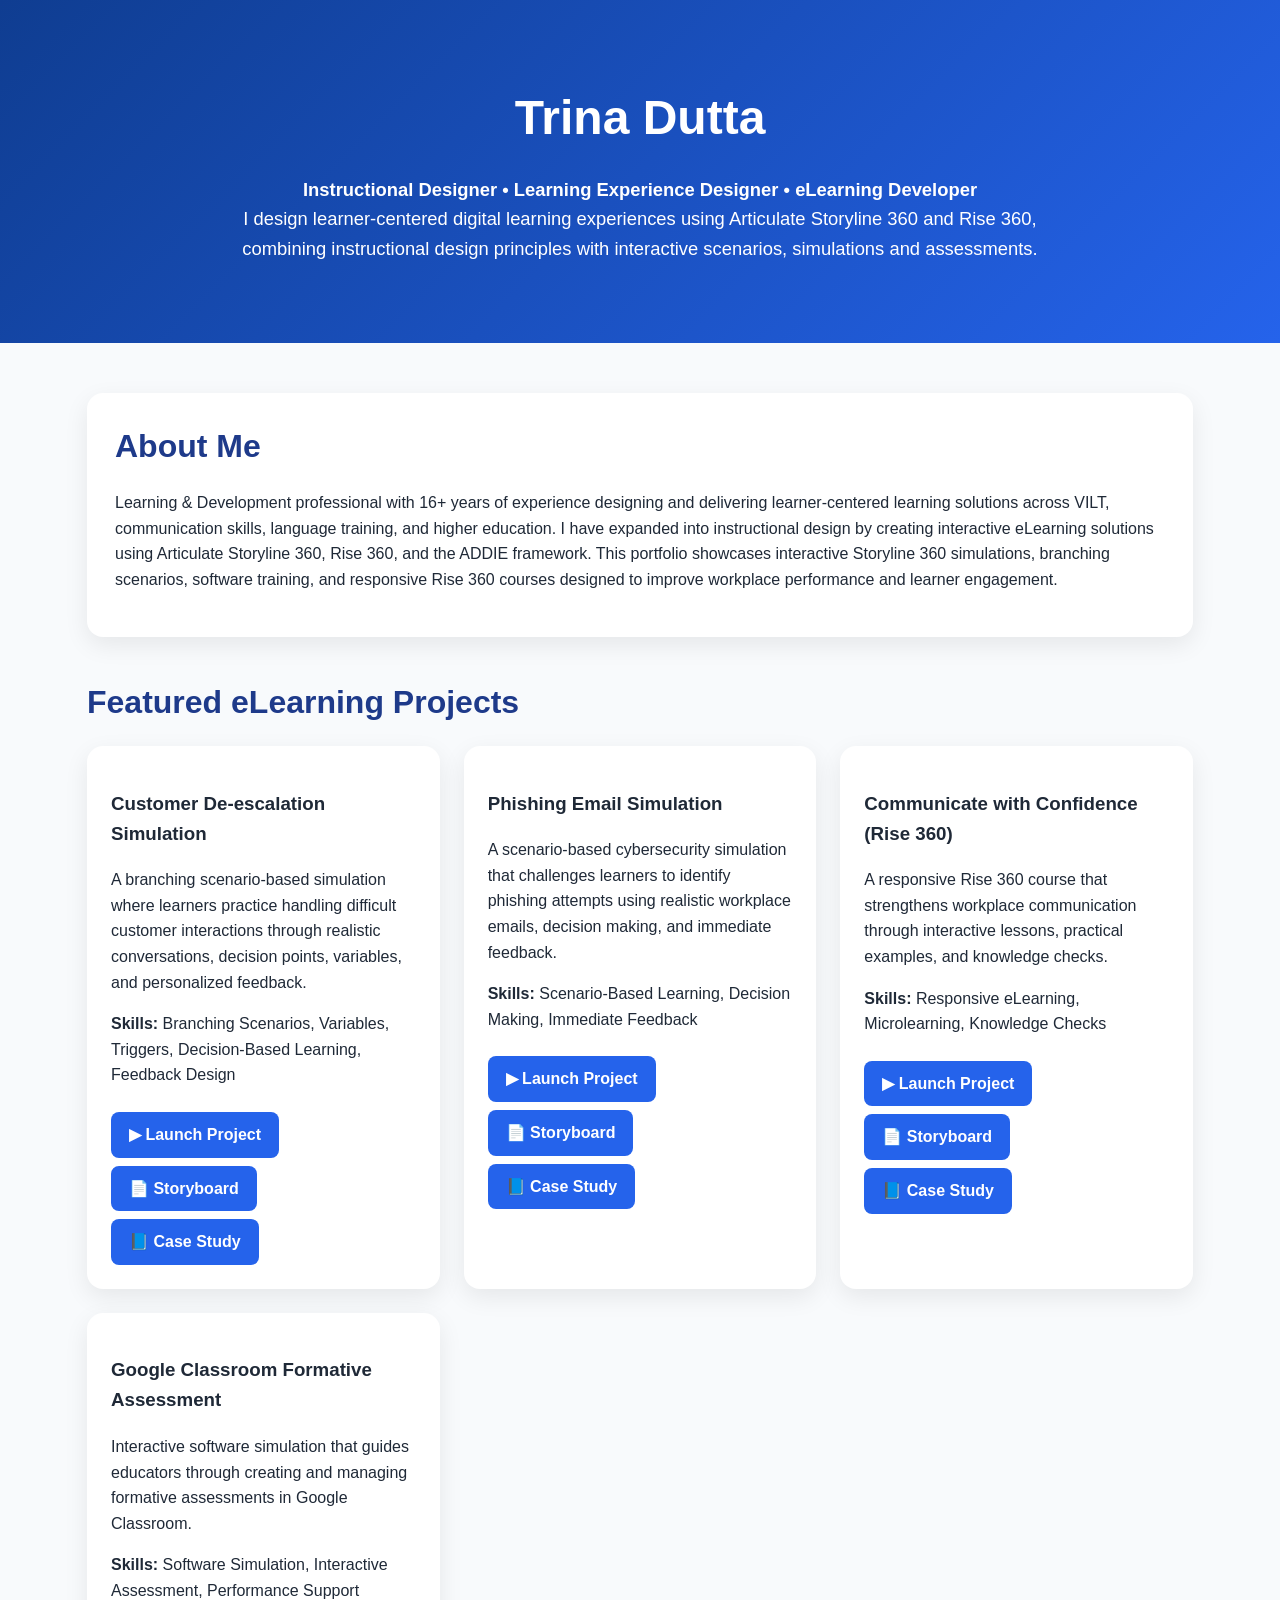
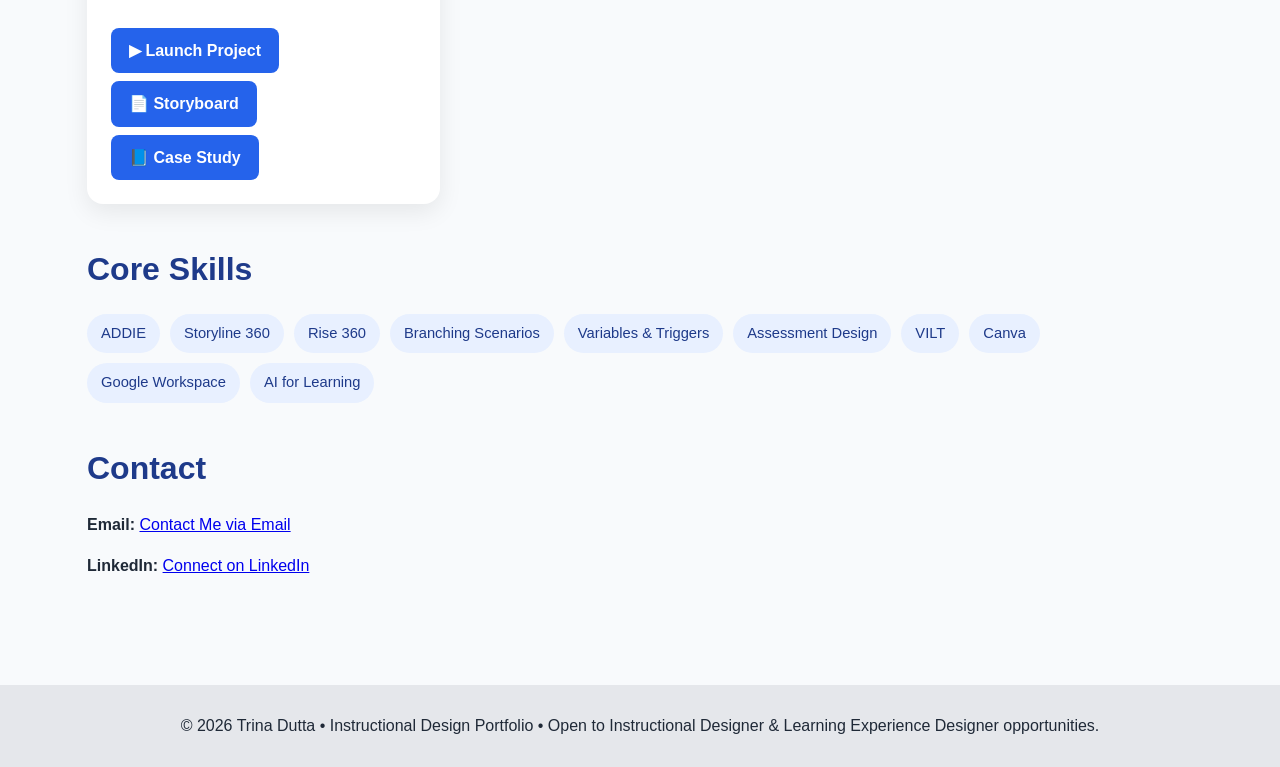
<file: index.html>
<!DOCTYPE html>
<html lang="en"><head><meta charset="UTF-8"><meta name="viewport" content="width=device-width, initial-scale=1.0">
<title>Trina Dutta | Instructional Design Portfolio</title>
<style>
:root{--p:#1e3a8a;--a:#2563eb;--bg:#f8fafc;--t:#1f2937}
*{box-sizing:border-box}body{margin:0;font-family:Segoe UI,Arial,sans-serif;background:var(--bg);color:var(--t);line-height:1.6}
header{background:linear-gradient(135deg,#0f3d91,#2563eb);color:#fff;text-align:center;padding:80px 20px}
header h1{margin:0;font-size:3rem}header p{max-width:850px;margin:18px auto 0;font-size:1.15rem}
.container{max-width:1150px;margin:auto;padding:50px 22px}
h2{color:var(--p);margin:0 0 18px;font-size:2rem}
.about{background:#fff;padding:28px;border-radius:16px;box-shadow:0 8px 24px rgba(0,0,0,.08)}
.grid{display:grid;grid-template-columns:repeat(auto-fit,minmax(320px,1fr));gap:24px}
.project{background:#fff;padding:24px;border-radius:16px;box-shadow:0 8px 24px rgba(0,0,0,.08);transition:.25s}
.project:hover{transform:translateY(-6px)}
.button{display:inline-block;margin:8px 8px 0 0;padding:10px 18px;background:var(--a);color:#fff;text-decoration:none;border-radius:8px;font-weight:600}
.button:hover{background:var(--p)}
.chips{display:flex;flex-wrap:wrap;gap:10px}.chip{background:#e8f0ff;color:var(--p);padding:8px 14px;border-radius:999px;font-size:.92rem}
footer{text-align:center;background:#e5e7eb;padding:28px;margin-top:40px}
@media(max-width:700px){header h1{font-size:2.2rem}}
</style></head><body>
<header><h1>Trina Dutta</h1>
<p><strong>Instructional Designer • Learning Experience Designer • eLearning Developer</strong><br>
I design learner-centered digital learning experiences using Articulate Storyline 360 and Rise 360, combining instructional design principles with interactive scenarios, simulations and assessments.</p></header>

<div class="container">
<section class="about">
<h2>About Me</h2>
<p>Learning &amp; Development professional with 16+ years of experience designing and delivering learner-centered learning solutions across VILT, communication skills, language training, and higher education. I have expanded into instructional design by creating interactive eLearning solutions using Articulate Storyline 360, Rise 360, and the ADDIE framework. This portfolio showcases interactive Storyline 360 simulations, branching scenarios, software training, and responsive Rise 360 courses designed to improve workplace performance and learner engagement.</p>
</section>

<h2 style="margin-top:40px">Featured eLearning Projects</h2>

<div class="grid">

<div class="project">
<h3>Customer De-escalation Simulation</h3>
<p>A branching scenario-based simulation where learners practice handling difficult customer interactions through realistic conversations, decision points, variables, and personalized feedback.</p>
<p><strong>Skills:</strong> Branching Scenarios, Variables, Triggers, Decision-Based Learning, Feedback Design</p>
<a class="button" href="Customer-De-Escalation-Simulation/story.html">▶ Launch Project</a>
<a class="button" href="Customer-De-Escalation-Simulation/KeepYourCool_Storyboard.pdf" target="_blank">📄 Storyboard</a>
<a class="button" href="Customer-De-Escalation-Simulation/KeepYourCool_CaseStudy.pdf" target="_blank">📘 Case Study</a>
</div>

<div class="project">
<h3>Phishing Email Simulation</h3>
<p>A scenario-based cybersecurity simulation that challenges learners to identify phishing attempts using realistic workplace emails, decision making, and immediate feedback.</p>
<p><strong>Skills:</strong> Scenario-Based Learning, Decision Making, Immediate Feedback</p>
<a class="button" href="Phishing-Email-Simulation/story.html">▶ Launch Project</a>
<a class="button" href="Phishing-Email-Simulation/Phishing_Storyboard.pdf" target="_blank">📄 Storyboard</a>
<a class="button" href="Phishing-Email-Simulation/Phishing_CaseStudy.pdf" target="_blank">📘 Case Study</a>
</div>

<div class="project">
<h3>Communicate with Confidence (Rise 360)</h3>
<p>A responsive Rise 360 course that strengthens workplace communication through interactive lessons, practical examples, and knowledge checks.</p>
<p><strong>Skills:</strong> Responsive eLearning, Microlearning, Knowledge Checks</p>
<a class="button" href="Communicate-with-Confidence/content/index.html">▶ Launch Project</a>
<a class="button" href="Communicate-with-Confidence/Storyboard_Communicate_with_Confidence_AsBuilt.pdf" target="_blank">📄 Storyboard</a>
<a class="button" href="Communicate-with-Confidence/Case_Study_Communicate_with_Confidence.pdf" target="_blank">📘 Case Study</a>
</div>

<div class="project">
<h3>Google Classroom Formative Assessment</h3>
<p>Interactive software simulation that guides educators through creating and managing formative assessments in Google Classroom.</p>
<p><strong>Skills:</strong> Software Simulation, Interactive Assessment, Performance Support</p>
<a class="button" href="Google-Classroom-Formative-Assessment/story.html">▶ Launch Project</a>
<a class="button" href="Google-Classroom-Formative-Assessment/GoogleClassroom_Storyboard_Final.pdf" target="_blank">📄 Storyboard</a>
<a class="button" href="Google-Classroom-Formative-Assessment/GoogleClassroom_CaseStudy.pdf" target="_blank">📘 Case Study</a>
</div>

</div>

<h2 style="margin-top:40px">Core Skills</h2>
<div class="chips">
<span class="chip">ADDIE</span><span class="chip">Storyline 360</span><span class="chip">Rise 360</span><span class="chip">Branching Scenarios</span><span class="chip">Variables & Triggers</span><span class="chip">Assessment Design</span><span class="chip">VILT</span><span class="chip">Canva</span><span class="chip">Google Workspace</span><span class="chip">AI for Learning</span>
</div>

<h2 style="margin-top:40px">Contact</h2>
<p><strong>Email:</strong> <a href="mailto:trinadutta.id@gmail.com">Contact Me via Email</a></p>
<p><strong>LinkedIn:</strong> <a href="https://www.linkedin.com/in/trina-dutta-7929a540b/" target="_blank">Connect on LinkedIn</a></p>

</div>
<footer>© 2026 Trina Dutta • Instructional Design Portfolio • Open to Instructional Designer & Learning Experience Designer opportunities.</footer>
</body></html>
</file>
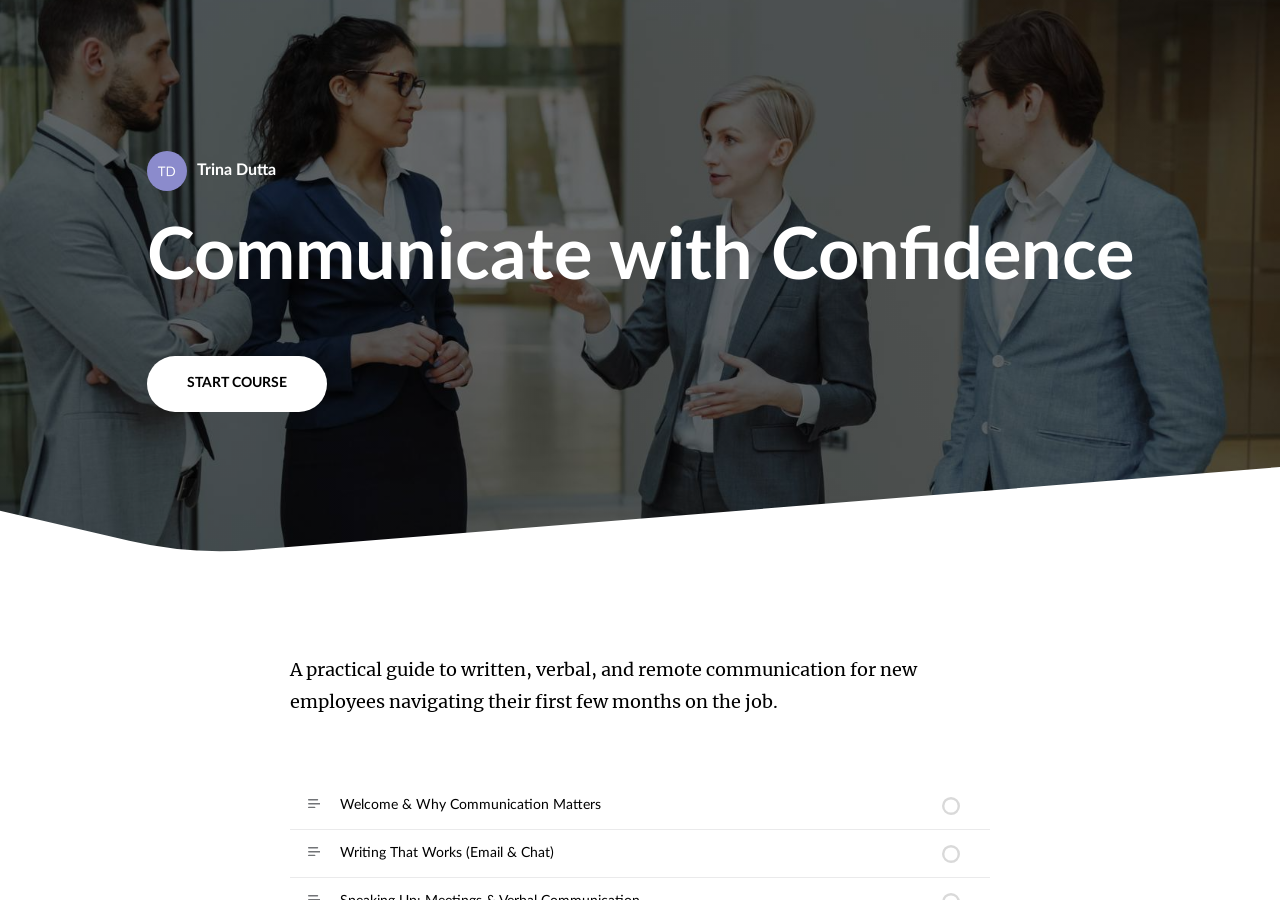
<file: content/index.html>
<!doctype html>
<!-- 
course package version: isZF1AQx
rise_frontend sha: 2c3512018a8b087168456cadb583e77d423131d5
learn_distribution_frontend sha: b39f14ee48d5047c214349718046e10a677ec56f
mondrian sha: 1f6cf90686c905c37b3fb9a5473f358d20cf50a0
sandbox sha: 42753f3391b109fa3788c525c22880445ab48325
 -->
<html lang="en">
  <head>
    <meta charset="utf-8">
    <meta name="viewport" content="width=device-width,initial-scale=1">
    <title>Communicate with Confidence</title>
    
    <script type="application/json" id="__CONFIG__">
      {"remoteManifest":{"learn_distribution_frontend":{".js":["learn_dist/entry.js"]},"mondrian":{".js":["mondrian/entry.js"]}},"assetTargetPrefixes":{"media":"assets","font":"lib/fonts"}}
    </script>
    
    <script src="lib/dist/c45a9871.js"></script>
  </head>
  <body>
    <div id="app"></div>
    
      <script src="lib/rise/95da918f.js"></script>
    
  </body>
</html>
</file>
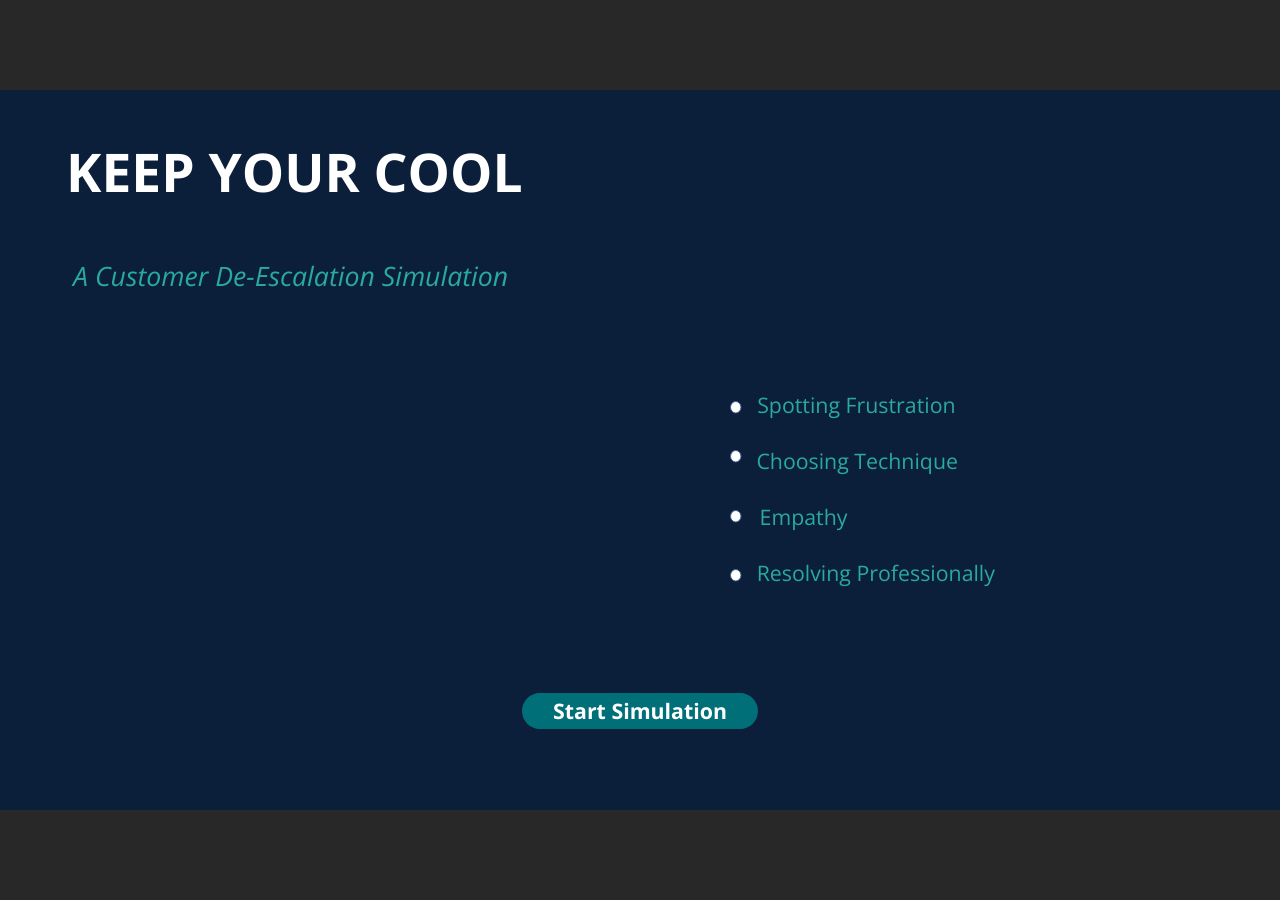
<file: Customer-De-Escalation-Simulation/story.html>
﻿<!doctype html>
<html lang="en-US">
<head>
  <meta charset="utf-8">
  <!-- Created using Storyline 360 x64 - http://www.articulate.com  -->
  <!-- version: 3.120.37241.0 -->
  <title>Customer De-escalation</title>
  <meta http-equiv="x-ua-compatible" content="IE=edge"/>
  <meta name="viewport" content="width=device-width,initial-scale=1,user-scalable=no,shrink-to-fit=no,minimal-ui"/>
  <meta name="apple-mobile-web-app-capable" content="yes"/>
  <style>
    html, body { height: 100%; padding: 0; margin: 0 }
    #app { height: 100%; width: 100%; }
  </style>

  <script>
    window.DS = {};
    window.globals = {
      DATA_PATH_BASE: '',
      HAS_FRAME: true,
      HAS_SLIDE: true,

      lmsPresent: false,
      tinCanPresent: false,
      cmi5Present: false,
      aoSupport: false,
      scale: 'Scaled',
      captureRc: false,
      browserSize: 'optimal',
      bgColor: '#282828',
      features: 'DropInBase,JsInteractions,LoadPromiseUpgrade,Localization,MediaPromiseUpgrade,PlayerMemoryEnhancements,SlideLevelScale',
      themeName: 'unified',
      preloaderColor: '#FFFFFF',
      suppressAnalytics: false,
      productChannel: 'stable',
      publishSource: 'storyline',
      aid: 'aid|2203ddab-73cc-5fae-afc2-ba9cf112f954',
      cid: '27b77ef7-43fd-40f5-89c6-8cf8a50a99ae',
      playerVersion: '3.120.37241.0',
      publishTimestamp: '2026-07-09T03:18:39.6098932Z',
      maxIosVideoElements: 10,
      connectionSettings: { message: 'You%20are%20offline.%20Trying%20to%20reconnect...', useDarkTheme: false, mode: 'disabled' },
      hasFeature: function(feature) {
        return this.features.split(',').includes(feature);
      },
      
      parseParams: function(qs) {
        if (window.globals.parsedParams != null) {
          return window.globals.parsedParams;
        }
        qs = (qs || window.location.search.substr(1)).split('+').join(' ');
        var params = {},
            tokens,
            re = /[?&]?([^=]+)=([^&]*)/g;

        while (tokens = re.exec(qs)) {
          params[decodeURIComponent(tokens[1]).trim()] =
            decodeURIComponent(tokens[2]).trim();
        }
        window.globals.parsedParams = params;
        return params;
      }

    };

    if (window.flagsUnderTest != null) {
      window.globals.features = window.flagsUnderTest.reduce((accum, feature) => {
        if (!accum.includes(feature)) {
          accum.push(feature);
        }
        return accum;
      }, window.globals.features.split(',')).join();
    }
  </script>
  <script>
    var isIe11 = ('ActiveXObject' in window || window.MSBlobBuilder != null)
      && window.msCrypto != null && !window.ActiveXObject;
    if (isIe11) {
      window.globals.unsupportedBrowser = true;
      document.write(atob('[base64]'));
    }
  </script>

  <script>
    if (window.globals.hasFeature('Localization')) {
      
      
    }
  </script>

  
  
  <script>window.THREE = { };</script>
  
</head>
<body style="background: #282828" class="cs-HTML theme-unified">
  <!-- 360 -->
  <script>!function(){var e,i=/iPhone/i,o=/iPod/i,n=/iPad/i,t=/\biOS-universal(?:.+)Mac\b/i,r=/\bAndroid(?:.+)Mobile\b/i,a=/Android/i,d=/(?:SD4930UR|\bSilk(?:.+)Mobile\b)/i,p=/Silk/i,l=/Windows Phone/i,u=/\bWindows(?:.+)ARM\b/i,b=/BlackBerry/i,s=/BB10/i,c=/Opera Mini/i,f=/\b(CriOS|Chrome)(?:.+)Mobile/i,h=/Mobile(?:.+)Firefox\b/i,v=function(e){return void 0!==e&&"MacIntel"===e.platform&&"number"==typeof e.maxTouchPoints&&e.maxTouchPoints>1&&"undefined"==typeof MSStream};e=function(e){var m={userAgent:"",platform:"",maxTouchPoints:0};e||"undefined"==typeof navigator?"string"==typeof e?m.userAgent=e:e&&e.userAgent&&(m={userAgent:e.userAgent,platform:e.platform,maxTouchPoints:e.maxTouchPoints||0}):m={userAgent:navigator.userAgent,platform:navigator.platform,maxTouchPoints:navigator.maxTouchPoints||0};var g=m.userAgent,y=g.split("[FBAN");void 0!==y[1]&&(g=y[0]),void 0!==(y=g.split("Twitter"))[1]&&(g=y[0]);var A=function(e){return function(i){return i.test(e)}}(g),w={apple:{phone:A(i)&&!A(l),ipod:A(o),tablet:!A(i)&&(A(n)||v(m))&&!A(l),universal:A(t),device:(A(i)||A(o)||A(n)||A(t)||v(m))&&!A(l)},amazon:{phone:A(d),tablet:!A(d)&&A(p),device:A(d)||A(p)},android:{phone:!A(l)&&A(d)||!A(l)&&A(r),tablet:!A(l)&&!A(d)&&!A(r)&&(A(p)||A(a)),device:!A(l)&&(A(d)||A(p)||A(r)||A(a))||A(/\bokhttp\b/i)},windows:{phone:A(l),tablet:A(u),device:A(l)||A(u)},other:{blackberry:A(b),blackberry10:A(s),opera:A(c),firefox:A(h),chrome:A(f),device:A(b)||A(s)||A(c)||A(h)||A(f)},any:!1,phone:!1,tablet:!1};return w.any=w.apple.device||w.android.device||w.windows.device||w.other.device,w.phone=w.apple.phone||w.android.phone||w.windows.phone,w.tablet=w.apple.tablet||w.android.tablet||w.windows.tablet,w}(),"object"==typeof exports&&"undefined"!=typeof module?module.exports=e:"function"==typeof define&&define.amd?define((function(){return e})):this.isMobile=e}();
    window.isMobile.apple.tablet = window.isMobile.apple.tablet ||
      (navigator.platform === 'MacIntel' && navigator.maxTouchPoints > 1);
    window.isMobile.apple.device = window.isMobile.apple.device || window.isMobile.apple.tablet;
    window.isMobile.tablet = window.isMobile.tablet || window.isMobile.apple.tablet;
    window.isMobile.any = window.isMobile.any || window.isMobile.apple.tablet;
  </script>

  <div id="focus-sink" tabindex="-1"></div>

  <div id="preso"></div>
  <script>
    (function() {

      var classTypes = [ 'desktop', 'mobile', 'phone', 'tablet' ];

      var addDeviceClasses = function(prefix, testObj) {
        var curr, i;
        for (i = 0; i < classTypes.length; i++) {
          curr = classTypes[i];
          if (testObj[curr]) {
            document.body.classList.add(prefix + curr);
          }
        }
      };

      var params = window.globals.parseParams(),
          isDevicePreview = params.devicepreview === '1',
          isPhoneOverride = params.deviceType === 'phone' || (isDevicePreview && params.phone == '1'),
          isTabletOverride = (params.deviceType === 'tablet' || isDevicePreview) && !isPhoneOverride,
          isMobileOverride = isPhoneOverride || isTabletOverride;

      var deviceView = {
        desktop: !window.isMobile.any && !isMobileOverride,
        mobile: window.isMobile.any || isMobileOverride,
        phone: isPhoneOverride || (window.isMobile.phone && !isTabletOverride),
        tablet: isTabletOverride || window.isMobile.tablet
      };

      window.globals.deviceView = deviceView;
      window.isMobile.desktop = !window.isMobile.any;
      window.isMobile.mobile = window.isMobile.any;

      addDeviceClasses('view-', deviceView);

    })();
  </script>
  
  <script src='story_content/triggers.js' type=text/javascript></script>
<script src='story_content/user.js' type=text/javascript></script>
  <div class="slide-loader"></div>

  <script>
    var doc = document, loader = doc.body.querySelector('.slide-loader'); [ 1, 2, 3 ].forEach(function(n) { var d = doc.createElement('div'); d.style.backgroundColor = window.globals.preloaderColor; d.classList.add('mobile-loader-dot'); d.classList.add('dot' + n); loader.appendChild(d); });
  </script>

  <div class="mobile-load-title-overlay" style="display: none">
    <div class="mobile-load-title">Customer De-escalation</div>
  </div>

  <div class="mobile-chrome-warning"></div>

  
<style>
  .warn-connection-dialog {
    display: none;
    background: transparent;
    pointer-events: all;
    position: fixed;
    left: 0;
    top: 0;
    width: 100%;
    height: 100%;
    z-index: 999;
  }

  .warn-connection-content {
    pointer-events: all;
    border-radius: 4px;
    background: white;
    border: 1px solid #E7E7E7;
    color: #333333;
    box-shadow: 0 2px 4px rgba(0, 0, 0, 0.25);
    transition: all 150ms ease-out;
    position: absolute;
    white-space: nowrap;
  }

  .view-phone.is-landscape .warn-connection-content {
    left: 23px;
    bottom: 23px;
  }

  .view-tablet.is-landscape .warn-connection-content {
    left: 50%;
    top: 20px;
    transform: translateX(-50%);
  }

  .view-mobile.is-portrait .warn-connection-content {
    transform: translate(-50%, calc(-100% - 15px));
  }

  .warn-connection-content p {
    display: inline-block;
    margin: 0 8px 0 0;
    line-height: 33px;
    font-size: 11px;
  }

  .warn-connection-content svg {
    position: relative;
    vertical-align: middle;
    margin: 0 2px 2px 8px;
  }

  .view-desktop .warn-connection-content {
    left: 1.5em;
    bottom: 1.5em;
  }

  .view-desktop .warn-connection-content p {
    font-size: 1.1em;
  }

  .is-offline .warn-connection-dialog {
    display: block;
  }

  .is-offline .cs-panel * {
    pointer-events: none !important;
  }

  .is-offline .cs-panel {
    pointer-events: all !important;
  }

  .is-offline #nav-controls * {
    pointer-events: none !important;
  }

  .is-offline #nav-controls {
    pointer-events: all !important;
  }
</style>

<div class="warn-connection-dialog" role="alertdialog" aria-modal="true" tabindex="0" aria-labelledby="warn-connection-message">
  <div class="warn-connection-content">
    <svg width="17" height="15" viewBox="0 0 17 15" xmlns="http://www.w3.org/2000/svg">
      <path fill="#8F0000" stroke="white" d="M16.07,12.98 L15.88,12.23 L9.51,1.21 C8.97,0.26,7.6,0.26,7.06,1.21 L0.69,12.23 C0.15,13.16,0.81,14.36,1.91,14.36 H14.65 C15.47,14.36,16.05,13.7,16.07,12.98 Z"/>
      <path fill="white" stroke="white" d="M8.58,5.5 C8.35,5.28,8.5,5.35,8.21,5.32 C8.09,5.35,7.97,5.49,7.96,5.67 C7.97,5.79,7.98,5.92,7.98,6.04 L7.98,6.04 C7.99,6.17,8,6.31,8.01,6.43 L8.01,6.44 C8.03,6.92,8.06,7.41,8.09,7.9 L8.09,7.9 C8.12,8.39,8.14,8.88,8.17,9.37 C8.17,9.39,8.18,9.42,8.2,9.44 C8.23,9.46,8.25,9.47,8.28,9.47 C8.31,9.47,8.34,9.46,8.35,9.44 C8.37,9.43,8.38,9.4,8.39,9.35 L8.39,9.34 C8.39,9.24,8.4,9.15,8.4,9.05 L8.4,9.05 C8.41,8.96,8.41,8.86,8.42,8.75 C8.43,8.44,8.45,8.12,8.47,7.81 L8.47,7.81 C8.49,7.49,8.51,7.18,8.53,6.87 C8.55,6.46,8.56,6.05,8.59,5.64 L8.6,5.62 C8.6,5.57,8.59,5.53,8.58,5.5 L8.21,5.32 Z"/>
      <circle fill="white" stroke="white" cx="8.3" cy="11.35" r="0.3"/>
    </svg>
    <p id="warn-connection-message">You are offline. Trying to reconnect...</p>
  </div>
</div>

<script>
  (function() {
    window.DS.connection = {
      warningShown: false,
      assets: {},
      loadingAssetGroup: false,
      retryDelay: 500
    };

    var connectionSettings = window.globals.connectionSettings || {};

    var useConnectionMessages = window.AbortController != null &&
      window.location.protocol != 'file:' &&
      connectionSettings.mode === 'normal';

    window.DS.connection.useConnectionMessages = useConnectionMessages;

    var assetCount = 0;
    var checkLoadedId;


    if (useConnectionMessages && connectionSettings != null) {
      var contentEl = document.querySelector('.warn-connection-content');
      var messageEl = contentEl.querySelector('p');

      if (connectionSettings.useDarkTheme) {
        contentEl.style.borderColor = '#BABBBA';
        contentEl.style.backgroundColor = '#282828';
        contentEl.style.color = '#FFFFFF';
      }

      if (connectionSettings.message != null) {
        messageEl.textContent = window.decodeURIComponent(connectionSettings.message);
      }
    }

    function checkAssetsReady() {
      for (var i in DS.connection.assets) {
        if (!DS.connection.assets[i].success) {
          return false;
        }
      }
      return true;
    }

    function stopAssetGroup() {
      if (!useConnectionMessages) { return; }

      assetCount = 0;

      DS.connection.oldAssetGroup = DS.connection.assets;
      DS.connection.assets = {};
      DS.connection.loadingAssetGroup = false;
      clearInterval(checkLoadedId);
    }

    function startAssetGroup() {
      if (!useConnectionMessages) { return; }
      var ticks = 0;
      clearInterval(checkLoadedId);
      checkLoadedId = setInterval(function() {
        var loaded = 0;
        if (assetCount === 0 && loaded === 0) {
          clearInterval(checkLoadedId);
          return;
        }

        for (var i in DS.connection.assets) {
          if (DS.connection.assets[i].success) {
            loaded++;
          }
        }

        if (assetCount === loaded && checkAssetsReady()) {
          for (var i in DS.connection.assets) {
            if (DS.connection.assets[i].action) {
              DS.connection.assets[i].action();
            }
          }
          hideWarning();
          stopAssetGroup();
        }
      }, 100)
    }

    function requiredAsset(url, action, retry, type) {
      if (!useConnectionMessages) { return; }
      if (DS.connection.assets[url]) { return; }

      DS.connection.assets[url] = {
        success: false, action: action, retry: retry, type: type
      };
      assetCount = Object.keys(DS.connection.assets).length;
      if (!DS.connection.loadingAssetGroup) {
        startAssetGroup();
      }
      DS.connection.loadingAssetGroup = true;
    }

    function assetLoaded(url) {
      if (!useConnectionMessages) { return; }
      if (DS.connection.assets[url]) {
        DS.connection.assets[url].success = true;
      }
    }

    function assetFailed(url) {
      if (!useConnectionMessages) { return; }
      if (!DS.connection.assets[url]) {
        if (/\.js$/.test(url) && url.indexOf('transcripts') === -1) {
          setTimeout(function() {
            if (DS.connection.lastSlideLoaded != null) {
              DS.connection.lastSlideLoaded();
            }
          }, DS.connection.retryDelay);
        }
        return;
      }
      if (!DS.connection.warningShown) { showWarning(); }
      if (DS.connection.assets[url].retry) {
        setTimeout(function() {
          if (!DS.connection.assets[url].success) {
            DS.connection.assets[url].retry()
          }
        }, DS.connection.retryDelay);
      }
    }

    function hideWarning() {
      document.body.classList.remove('is-offline');
      DS.connection.warningShown = false;
      enableKeys();
    }
    DS.connection.hideWarning = hideWarning

    function showWarning(btn) {
      document.body.classList.add('is-offline')
      DS.connection.warningShown = true;
      updateWarningPosition();
      disableKeys();
    }

    function updateWarningPosition() {
      if (!DS.connection.warningShown) {
        return;
      }

      var isPortrait = document.body.classList.contains('is-portrait');
      var isMobile = document.body.classList.contains('view-mobile');
      var warningEl = document.querySelector('.warn-connection-content');

      if (isPortrait && isMobile) {
        var slide = document.querySelector('.primary-slide');
        var slideRect = slide != null
          ? slide.getBoundingClientRect()
          : { top: window.innerHeight, left: 0, width: window.innerWidth };

        warningEl.style.top = `${slideRect.top}px`
        warningEl.style.left = `${slideRect.left + slideRect.width / 2}px`
      } else {
        warningEl.style.top = null;
        warningEl.style.left = null;
      }

      window.requestAnimationFrame(updateWarningPosition);
    }

    function onDisableKeyDown(e) {
      e.preventDefault();
      e.stopImmediatePropagation();
    }

    function onDisableKeyUp(e) {
      e.preventDefault();
      e.stopImmediatePropagation();
    }

    var accStyle = document.createElement('style');
    var warnDialogEl = document.querySelector('.warn-connection-dialog');

    function disableKeys() {
      if (DS.views && DS.views.nsStack && DS.views.nsStack.length === 1) {
        DS.views.nsStack[0].tabReachable = false
        DS.views.nsStack[0].updateTabIndex(true);
      }

      accStyle.innerHTML = '.acc-shadow-dom { display: none; }';
      document.body.appendChild(accStyle);

      warnDialogEl.parentNode.append(warnDialogEl);
      warnDialogEl.focus();
    }

    function enableKeys() {
      accStyle.remove();
      if (DS.views && DS.views.nsStack && DS.views.nsStack.length === 1 && DS.views.nsStack[0].name === '_frame') {
        DS.views.nsStack[0].tabReachable = true;
        DS.views.nsStack[0].updateTabIndex();
      }
    }

    // these will all be noops if the feature flag isn't set in
    // the data and `window.globals.features`
    DS.connection.requiredAsset = requiredAsset;
    DS.connection.assetLoaded = assetLoaded;
    DS.connection.assetFailed = assetFailed;
    DS.connection.stopAssetGroup = stopAssetGroup;
    DS.connection.startAssetGroup = startAssetGroup;
  })();
</script>


  <script>
    
    if (window.autoSpider && window.vInterfaceObject) {
      document.querySelector('.mobile-load-title-overlay').style.display = 'none';
    }
  </script>

  

  <link rel="stylesheet" href="html5/data/css/output.min.css" data-noprefix/>
</body>
<script src="html5/lib/scripts/bootstrapper.min.js"></script>
</html>
</file>
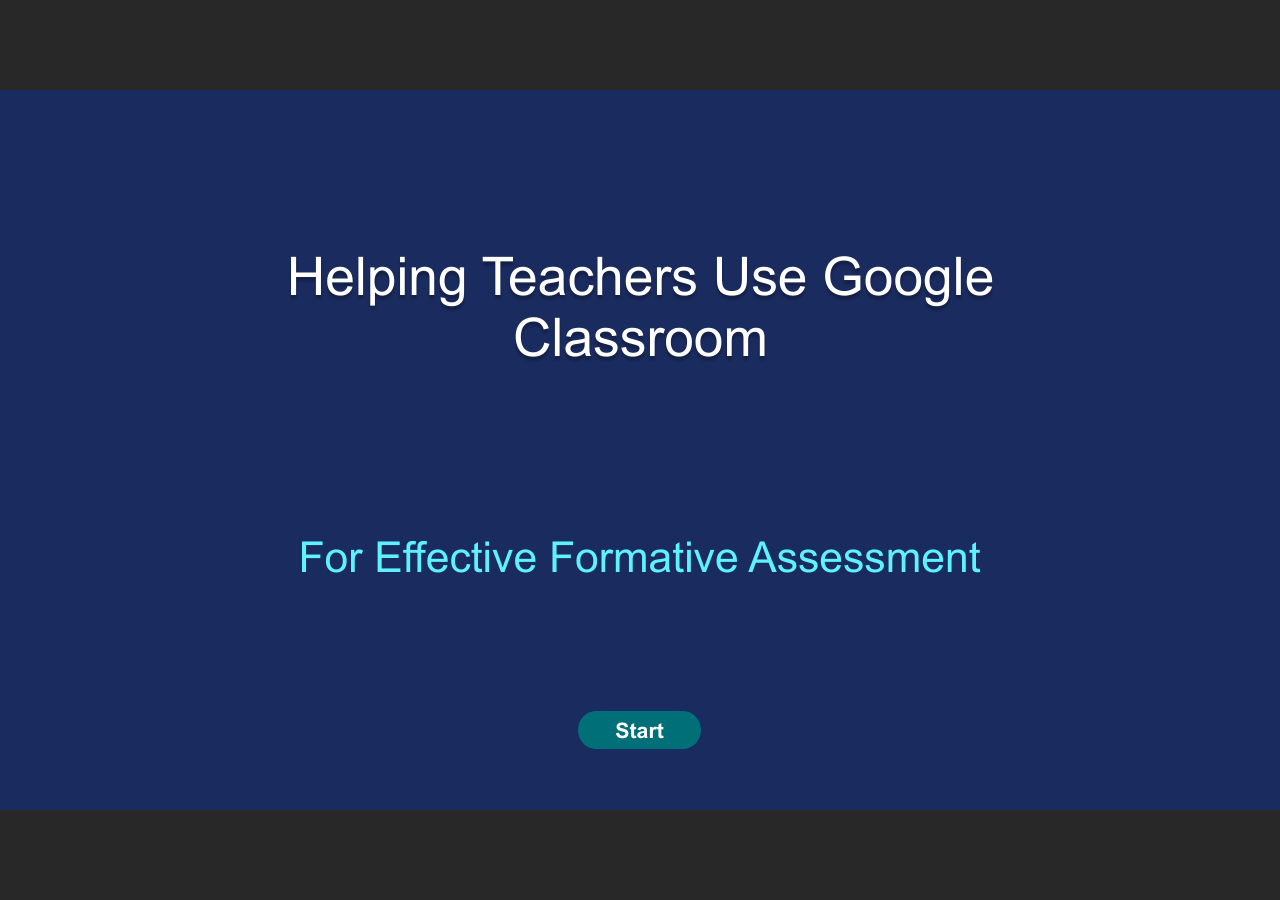
<file: Google-Classroom-Formative-Assessment/story.html>
﻿<!doctype html>
<html lang="en-US">
<head>
  <meta charset="utf-8">
  <!-- Created using Storyline 360 x64 - http://www.articulate.com  -->
  <!-- version: 3.120.37241.0 -->
  <title>GoogleClassroom_FA</title>
  <meta http-equiv="x-ua-compatible" content="IE=edge"/>
  <meta name="viewport" content="width=device-width,initial-scale=1,user-scalable=no,shrink-to-fit=no,minimal-ui"/>
  <meta name="apple-mobile-web-app-capable" content="yes"/>
  <style>
    html, body { height: 100%; padding: 0; margin: 0 }
    #app { height: 100%; width: 100%; }
  </style>

  <script>
    window.DS = {};
    window.globals = {
      DATA_PATH_BASE: '',
      HAS_FRAME: true,
      HAS_SLIDE: true,

      lmsPresent: false,
      tinCanPresent: false,
      cmi5Present: false,
      aoSupport: false,
      scale: 'Scaled',
      captureRc: false,
      browserSize: 'optimal',
      bgColor: '#282828',
      features: 'DropInBase,JsInteractions,LoadPromiseUpgrade,Localization,MediaPromiseUpgrade,PlayerMemoryEnhancements,SlideLevelScale',
      themeName: 'unified',
      preloaderColor: '#FFFFFF',
      suppressAnalytics: false,
      productChannel: 'stable',
      publishSource: 'storyline',
      aid: 'aid|2203ddab-73cc-5fae-afc2-ba9cf112f954',
      cid: '4e2379e1-adaa-4554-87ee-338c94b3d5f4',
      playerVersion: '3.120.37241.0',
      publishTimestamp: '2026-07-10T02:18:47.6595958Z',
      maxIosVideoElements: 10,
      connectionSettings: { message: 'You%20are%20offline.%20Trying%20to%20reconnect...', useDarkTheme: false, mode: 'disabled' },
      hasFeature: function(feature) {
        return this.features.split(',').includes(feature);
      },
      
      parseParams: function(qs) {
        if (window.globals.parsedParams != null) {
          return window.globals.parsedParams;
        }
        qs = (qs || window.location.search.substr(1)).split('+').join(' ');
        var params = {},
            tokens,
            re = /[?&]?([^=]+)=([^&]*)/g;

        while (tokens = re.exec(qs)) {
          params[decodeURIComponent(tokens[1]).trim()] =
            decodeURIComponent(tokens[2]).trim();
        }
        window.globals.parsedParams = params;
        return params;
      }

    };

    if (window.flagsUnderTest != null) {
      window.globals.features = window.flagsUnderTest.reduce((accum, feature) => {
        if (!accum.includes(feature)) {
          accum.push(feature);
        }
        return accum;
      }, window.globals.features.split(',')).join();
    }
  </script>
  <script>
    var isIe11 = ('ActiveXObject' in window || window.MSBlobBuilder != null)
      && window.msCrypto != null && !window.ActiveXObject;
    if (isIe11) {
      window.globals.unsupportedBrowser = true;
      document.write(atob('[base64]'));
    }
  </script>

  <script>
    if (window.globals.hasFeature('Localization')) {
      
      
    }
  </script>

  
  
  <script>window.THREE = { };</script>
  
</head>
<body style="background: #282828" class="cs-HTML theme-unified">
  <!-- 360 -->
  <script>!function(){var e,i=/iPhone/i,o=/iPod/i,n=/iPad/i,t=/\biOS-universal(?:.+)Mac\b/i,r=/\bAndroid(?:.+)Mobile\b/i,a=/Android/i,d=/(?:SD4930UR|\bSilk(?:.+)Mobile\b)/i,p=/Silk/i,l=/Windows Phone/i,u=/\bWindows(?:.+)ARM\b/i,b=/BlackBerry/i,s=/BB10/i,c=/Opera Mini/i,f=/\b(CriOS|Chrome)(?:.+)Mobile/i,h=/Mobile(?:.+)Firefox\b/i,v=function(e){return void 0!==e&&"MacIntel"===e.platform&&"number"==typeof e.maxTouchPoints&&e.maxTouchPoints>1&&"undefined"==typeof MSStream};e=function(e){var m={userAgent:"",platform:"",maxTouchPoints:0};e||"undefined"==typeof navigator?"string"==typeof e?m.userAgent=e:e&&e.userAgent&&(m={userAgent:e.userAgent,platform:e.platform,maxTouchPoints:e.maxTouchPoints||0}):m={userAgent:navigator.userAgent,platform:navigator.platform,maxTouchPoints:navigator.maxTouchPoints||0};var g=m.userAgent,y=g.split("[FBAN");void 0!==y[1]&&(g=y[0]),void 0!==(y=g.split("Twitter"))[1]&&(g=y[0]);var A=function(e){return function(i){return i.test(e)}}(g),w={apple:{phone:A(i)&&!A(l),ipod:A(o),tablet:!A(i)&&(A(n)||v(m))&&!A(l),universal:A(t),device:(A(i)||A(o)||A(n)||A(t)||v(m))&&!A(l)},amazon:{phone:A(d),tablet:!A(d)&&A(p),device:A(d)||A(p)},android:{phone:!A(l)&&A(d)||!A(l)&&A(r),tablet:!A(l)&&!A(d)&&!A(r)&&(A(p)||A(a)),device:!A(l)&&(A(d)||A(p)||A(r)||A(a))||A(/\bokhttp\b/i)},windows:{phone:A(l),tablet:A(u),device:A(l)||A(u)},other:{blackberry:A(b),blackberry10:A(s),opera:A(c),firefox:A(h),chrome:A(f),device:A(b)||A(s)||A(c)||A(h)||A(f)},any:!1,phone:!1,tablet:!1};return w.any=w.apple.device||w.android.device||w.windows.device||w.other.device,w.phone=w.apple.phone||w.android.phone||w.windows.phone,w.tablet=w.apple.tablet||w.android.tablet||w.windows.tablet,w}(),"object"==typeof exports&&"undefined"!=typeof module?module.exports=e:"function"==typeof define&&define.amd?define((function(){return e})):this.isMobile=e}();
    window.isMobile.apple.tablet = window.isMobile.apple.tablet ||
      (navigator.platform === 'MacIntel' && navigator.maxTouchPoints > 1);
    window.isMobile.apple.device = window.isMobile.apple.device || window.isMobile.apple.tablet;
    window.isMobile.tablet = window.isMobile.tablet || window.isMobile.apple.tablet;
    window.isMobile.any = window.isMobile.any || window.isMobile.apple.tablet;
  </script>

  <div id="focus-sink" tabindex="-1"></div>

  <div id="preso"></div>
  <script>
    (function() {

      var classTypes = [ 'desktop', 'mobile', 'phone', 'tablet' ];

      var addDeviceClasses = function(prefix, testObj) {
        var curr, i;
        for (i = 0; i < classTypes.length; i++) {
          curr = classTypes[i];
          if (testObj[curr]) {
            document.body.classList.add(prefix + curr);
          }
        }
      };

      var params = window.globals.parseParams(),
          isDevicePreview = params.devicepreview === '1',
          isPhoneOverride = params.deviceType === 'phone' || (isDevicePreview && params.phone == '1'),
          isTabletOverride = (params.deviceType === 'tablet' || isDevicePreview) && !isPhoneOverride,
          isMobileOverride = isPhoneOverride || isTabletOverride;

      var deviceView = {
        desktop: !window.isMobile.any && !isMobileOverride,
        mobile: window.isMobile.any || isMobileOverride,
        phone: isPhoneOverride || (window.isMobile.phone && !isTabletOverride),
        tablet: isTabletOverride || window.isMobile.tablet
      };

      window.globals.deviceView = deviceView;
      window.isMobile.desktop = !window.isMobile.any;
      window.isMobile.mobile = window.isMobile.any;

      addDeviceClasses('view-', deviceView);

    })();
  </script>
  
  <script src='story_content/triggers.js' type=text/javascript></script>
<script src='story_content/user.js' type=text/javascript></script>
  <div class="slide-loader"></div>

  <script>
    var doc = document, loader = doc.body.querySelector('.slide-loader'); [ 1, 2, 3 ].forEach(function(n) { var d = doc.createElement('div'); d.style.backgroundColor = window.globals.preloaderColor; d.classList.add('mobile-loader-dot'); d.classList.add('dot' + n); loader.appendChild(d); });
  </script>

  <div class="mobile-load-title-overlay" style="display: none">
    <div class="mobile-load-title">GoogleClassroom_FA</div>
  </div>

  <div class="mobile-chrome-warning"></div>

  
<style>
  .warn-connection-dialog {
    display: none;
    background: transparent;
    pointer-events: all;
    position: fixed;
    left: 0;
    top: 0;
    width: 100%;
    height: 100%;
    z-index: 999;
  }

  .warn-connection-content {
    pointer-events: all;
    border-radius: 4px;
    background: white;
    border: 1px solid #E7E7E7;
    color: #333333;
    box-shadow: 0 2px 4px rgba(0, 0, 0, 0.25);
    transition: all 150ms ease-out;
    position: absolute;
    white-space: nowrap;
  }

  .view-phone.is-landscape .warn-connection-content {
    left: 23px;
    bottom: 23px;
  }

  .view-tablet.is-landscape .warn-connection-content {
    left: 50%;
    top: 20px;
    transform: translateX(-50%);
  }

  .view-mobile.is-portrait .warn-connection-content {
    transform: translate(-50%, calc(-100% - 15px));
  }

  .warn-connection-content p {
    display: inline-block;
    margin: 0 8px 0 0;
    line-height: 33px;
    font-size: 11px;
  }

  .warn-connection-content svg {
    position: relative;
    vertical-align: middle;
    margin: 0 2px 2px 8px;
  }

  .view-desktop .warn-connection-content {
    left: 1.5em;
    bottom: 1.5em;
  }

  .view-desktop .warn-connection-content p {
    font-size: 1.1em;
  }

  .is-offline .warn-connection-dialog {
    display: block;
  }

  .is-offline .cs-panel * {
    pointer-events: none !important;
  }

  .is-offline .cs-panel {
    pointer-events: all !important;
  }

  .is-offline #nav-controls * {
    pointer-events: none !important;
  }

  .is-offline #nav-controls {
    pointer-events: all !important;
  }
</style>

<div class="warn-connection-dialog" role="alertdialog" aria-modal="true" tabindex="0" aria-labelledby="warn-connection-message">
  <div class="warn-connection-content">
    <svg width="17" height="15" viewBox="0 0 17 15" xmlns="http://www.w3.org/2000/svg">
      <path fill="#8F0000" stroke="white" d="M16.07,12.98 L15.88,12.23 L9.51,1.21 C8.97,0.26,7.6,0.26,7.06,1.21 L0.69,12.23 C0.15,13.16,0.81,14.36,1.91,14.36 H14.65 C15.47,14.36,16.05,13.7,16.07,12.98 Z"/>
      <path fill="white" stroke="white" d="M8.58,5.5 C8.35,5.28,8.5,5.35,8.21,5.32 C8.09,5.35,7.97,5.49,7.96,5.67 C7.97,5.79,7.98,5.92,7.98,6.04 L7.98,6.04 C7.99,6.17,8,6.31,8.01,6.43 L8.01,6.44 C8.03,6.92,8.06,7.41,8.09,7.9 L8.09,7.9 C8.12,8.39,8.14,8.88,8.17,9.37 C8.17,9.39,8.18,9.42,8.2,9.44 C8.23,9.46,8.25,9.47,8.28,9.47 C8.31,9.47,8.34,9.46,8.35,9.44 C8.37,9.43,8.38,9.4,8.39,9.35 L8.39,9.34 C8.39,9.24,8.4,9.15,8.4,9.05 L8.4,9.05 C8.41,8.96,8.41,8.86,8.42,8.75 C8.43,8.44,8.45,8.12,8.47,7.81 L8.47,7.81 C8.49,7.49,8.51,7.18,8.53,6.87 C8.55,6.46,8.56,6.05,8.59,5.64 L8.6,5.62 C8.6,5.57,8.59,5.53,8.58,5.5 L8.21,5.32 Z"/>
      <circle fill="white" stroke="white" cx="8.3" cy="11.35" r="0.3"/>
    </svg>
    <p id="warn-connection-message">You are offline. Trying to reconnect...</p>
  </div>
</div>

<script>
  (function() {
    window.DS.connection = {
      warningShown: false,
      assets: {},
      loadingAssetGroup: false,
      retryDelay: 500
    };

    var connectionSettings = window.globals.connectionSettings || {};

    var useConnectionMessages = window.AbortController != null &&
      window.location.protocol != 'file:' &&
      connectionSettings.mode === 'normal';

    window.DS.connection.useConnectionMessages = useConnectionMessages;

    var assetCount = 0;
    var checkLoadedId;


    if (useConnectionMessages && connectionSettings != null) {
      var contentEl = document.querySelector('.warn-connection-content');
      var messageEl = contentEl.querySelector('p');

      if (connectionSettings.useDarkTheme) {
        contentEl.style.borderColor = '#BABBBA';
        contentEl.style.backgroundColor = '#282828';
        contentEl.style.color = '#FFFFFF';
      }

      if (connectionSettings.message != null) {
        messageEl.textContent = window.decodeURIComponent(connectionSettings.message);
      }
    }

    function checkAssetsReady() {
      for (var i in DS.connection.assets) {
        if (!DS.connection.assets[i].success) {
          return false;
        }
      }
      return true;
    }

    function stopAssetGroup() {
      if (!useConnectionMessages) { return; }

      assetCount = 0;

      DS.connection.oldAssetGroup = DS.connection.assets;
      DS.connection.assets = {};
      DS.connection.loadingAssetGroup = false;
      clearInterval(checkLoadedId);
    }

    function startAssetGroup() {
      if (!useConnectionMessages) { return; }
      var ticks = 0;
      clearInterval(checkLoadedId);
      checkLoadedId = setInterval(function() {
        var loaded = 0;
        if (assetCount === 0 && loaded === 0) {
          clearInterval(checkLoadedId);
          return;
        }

        for (var i in DS.connection.assets) {
          if (DS.connection.assets[i].success) {
            loaded++;
          }
        }

        if (assetCount === loaded && checkAssetsReady()) {
          for (var i in DS.connection.assets) {
            if (DS.connection.assets[i].action) {
              DS.connection.assets[i].action();
            }
          }
          hideWarning();
          stopAssetGroup();
        }
      }, 100)
    }

    function requiredAsset(url, action, retry, type) {
      if (!useConnectionMessages) { return; }
      if (DS.connection.assets[url]) { return; }

      DS.connection.assets[url] = {
        success: false, action: action, retry: retry, type: type
      };
      assetCount = Object.keys(DS.connection.assets).length;
      if (!DS.connection.loadingAssetGroup) {
        startAssetGroup();
      }
      DS.connection.loadingAssetGroup = true;
    }

    function assetLoaded(url) {
      if (!useConnectionMessages) { return; }
      if (DS.connection.assets[url]) {
        DS.connection.assets[url].success = true;
      }
    }

    function assetFailed(url) {
      if (!useConnectionMessages) { return; }
      if (!DS.connection.assets[url]) {
        if (/\.js$/.test(url) && url.indexOf('transcripts') === -1) {
          setTimeout(function() {
            if (DS.connection.lastSlideLoaded != null) {
              DS.connection.lastSlideLoaded();
            }
          }, DS.connection.retryDelay);
        }
        return;
      }
      if (!DS.connection.warningShown) { showWarning(); }
      if (DS.connection.assets[url].retry) {
        setTimeout(function() {
          if (!DS.connection.assets[url].success) {
            DS.connection.assets[url].retry()
          }
        }, DS.connection.retryDelay);
      }
    }

    function hideWarning() {
      document.body.classList.remove('is-offline');
      DS.connection.warningShown = false;
      enableKeys();
    }
    DS.connection.hideWarning = hideWarning

    function showWarning(btn) {
      document.body.classList.add('is-offline')
      DS.connection.warningShown = true;
      updateWarningPosition();
      disableKeys();
    }

    function updateWarningPosition() {
      if (!DS.connection.warningShown) {
        return;
      }

      var isPortrait = document.body.classList.contains('is-portrait');
      var isMobile = document.body.classList.contains('view-mobile');
      var warningEl = document.querySelector('.warn-connection-content');

      if (isPortrait && isMobile) {
        var slide = document.querySelector('.primary-slide');
        var slideRect = slide != null
          ? slide.getBoundingClientRect()
          : { top: window.innerHeight, left: 0, width: window.innerWidth };

        warningEl.style.top = `${slideRect.top}px`
        warningEl.style.left = `${slideRect.left + slideRect.width / 2}px`
      } else {
        warningEl.style.top = null;
        warningEl.style.left = null;
      }

      window.requestAnimationFrame(updateWarningPosition);
    }

    function onDisableKeyDown(e) {
      e.preventDefault();
      e.stopImmediatePropagation();
    }

    function onDisableKeyUp(e) {
      e.preventDefault();
      e.stopImmediatePropagation();
    }

    var accStyle = document.createElement('style');
    var warnDialogEl = document.querySelector('.warn-connection-dialog');

    function disableKeys() {
      if (DS.views && DS.views.nsStack && DS.views.nsStack.length === 1) {
        DS.views.nsStack[0].tabReachable = false
        DS.views.nsStack[0].updateTabIndex(true);
      }

      accStyle.innerHTML = '.acc-shadow-dom { display: none; }';
      document.body.appendChild(accStyle);

      warnDialogEl.parentNode.append(warnDialogEl);
      warnDialogEl.focus();
    }

    function enableKeys() {
      accStyle.remove();
      if (DS.views && DS.views.nsStack && DS.views.nsStack.length === 1 && DS.views.nsStack[0].name === '_frame') {
        DS.views.nsStack[0].tabReachable = true;
        DS.views.nsStack[0].updateTabIndex();
      }
    }

    // these will all be noops if the feature flag isn't set in
    // the data and `window.globals.features`
    DS.connection.requiredAsset = requiredAsset;
    DS.connection.assetLoaded = assetLoaded;
    DS.connection.assetFailed = assetFailed;
    DS.connection.stopAssetGroup = stopAssetGroup;
    DS.connection.startAssetGroup = startAssetGroup;
  })();
</script>


  <script>
    
    if (window.autoSpider && window.vInterfaceObject) {
      document.querySelector('.mobile-load-title-overlay').style.display = 'none';
    }
  </script>

  

  <link rel="stylesheet" href="html5/data/css/output.min.css" data-noprefix/>
</body>
<script src="html5/lib/scripts/bootstrapper.min.js"></script>
</html>
</file>
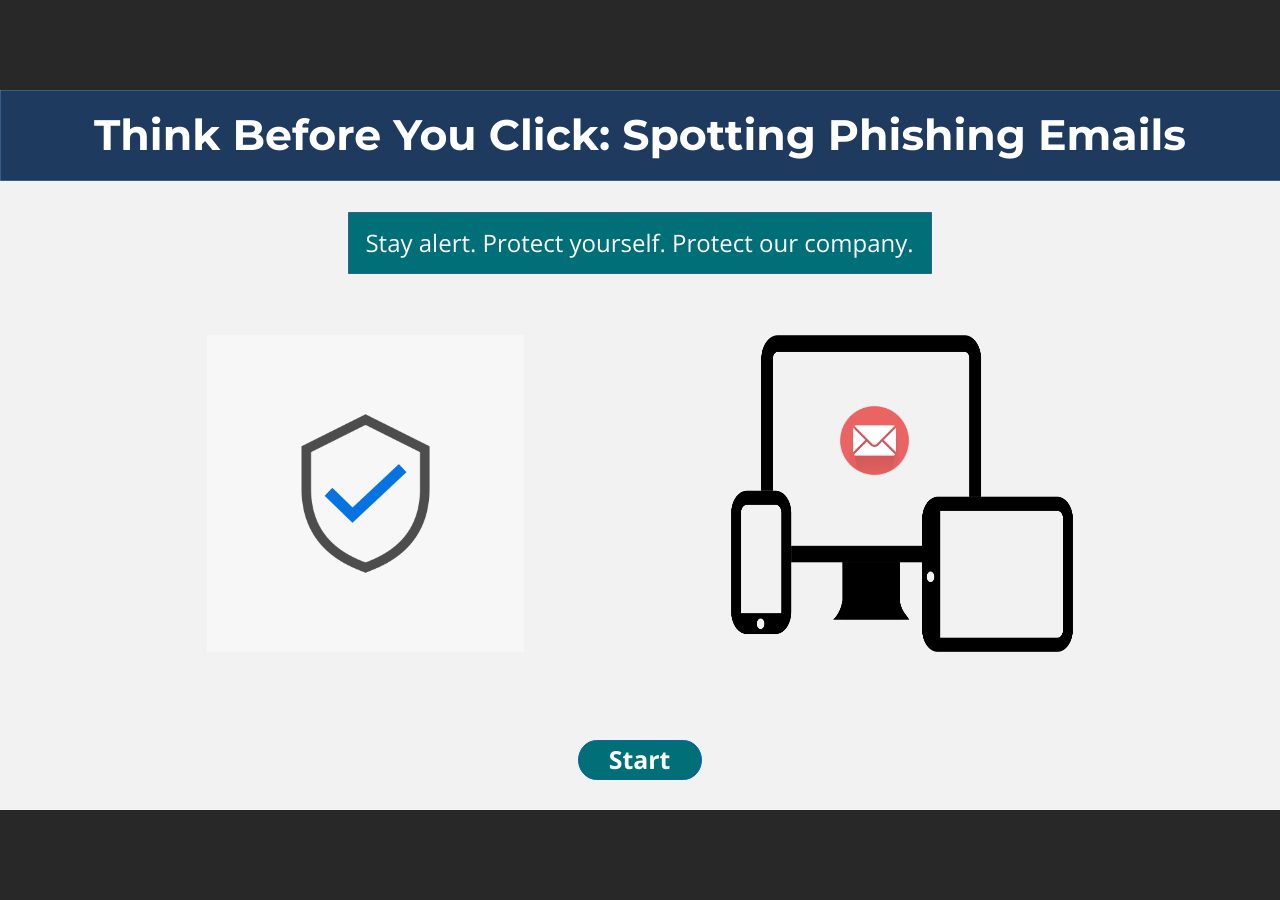
<file: Phishing-Email-Simulation/story.html>
﻿<!doctype html>
<html lang="en-US">
<head>
  <meta charset="utf-8">
  <!-- Created using Storyline 360 x64 - http://www.articulate.com  -->
  <!-- version: 3.120.37241.0 -->
  <title>Check before you Click_ Spotting Phishing Emails</title>
  <meta http-equiv="x-ua-compatible" content="IE=edge"/>
  <meta name="viewport" content="width=device-width,initial-scale=1,user-scalable=no,shrink-to-fit=no,minimal-ui"/>
  <meta name="apple-mobile-web-app-capable" content="yes"/>
  <style>
    html, body { height: 100%; padding: 0; margin: 0 }
    #app { height: 100%; width: 100%; }
  </style>

  <script>
    window.DS = {};
    window.globals = {
      DATA_PATH_BASE: '',
      HAS_FRAME: true,
      HAS_SLIDE: true,

      lmsPresent: false,
      tinCanPresent: false,
      cmi5Present: false,
      aoSupport: false,
      scale: 'Scaled',
      captureRc: false,
      browserSize: 'optimal',
      bgColor: '#282828',
      features: 'DropInBase,JsInteractions,LoadPromiseUpgrade,Localization,MediaPromiseUpgrade,PlayerMemoryEnhancements,SlideLevelScale',
      themeName: 'unified',
      preloaderColor: '#FFFFFF',
      suppressAnalytics: false,
      productChannel: 'stable',
      publishSource: 'storyline',
      aid: 'aid|2203ddab-73cc-5fae-afc2-ba9cf112f954',
      cid: '08f0fcd3-c948-41ea-bc96-e2573d29599b',
      playerVersion: '3.120.37241.0',
      publishTimestamp: '2026-07-05T13:02:49.4599270Z',
      maxIosVideoElements: 10,
      connectionSettings: { message: 'You%20are%20offline.%20Trying%20to%20reconnect...', useDarkTheme: false, mode: 'disabled' },
      hasFeature: function(feature) {
        return this.features.split(',').includes(feature);
      },
      
      parseParams: function(qs) {
        if (window.globals.parsedParams != null) {
          return window.globals.parsedParams;
        }
        qs = (qs || window.location.search.substr(1)).split('+').join(' ');
        var params = {},
            tokens,
            re = /[?&]?([^=]+)=([^&]*)/g;

        while (tokens = re.exec(qs)) {
          params[decodeURIComponent(tokens[1]).trim()] =
            decodeURIComponent(tokens[2]).trim();
        }
        window.globals.parsedParams = params;
        return params;
      }

    };

    if (window.flagsUnderTest != null) {
      window.globals.features = window.flagsUnderTest.reduce((accum, feature) => {
        if (!accum.includes(feature)) {
          accum.push(feature);
        }
        return accum;
      }, window.globals.features.split(',')).join();
    }
  </script>
  <script>
    var isIe11 = ('ActiveXObject' in window || window.MSBlobBuilder != null)
      && window.msCrypto != null && !window.ActiveXObject;
    if (isIe11) {
      window.globals.unsupportedBrowser = true;
      document.write(atob('[base64]'));
    }
  </script>

  <script>
    if (window.globals.hasFeature('Localization')) {
      
      
    }
  </script>

  
  
  <script>window.THREE = { };</script>
  
</head>
<body style="background: #282828" class="cs-HTML theme-unified">
  <!-- 360 -->
  <script>!function(){var e,i=/iPhone/i,o=/iPod/i,n=/iPad/i,t=/\biOS-universal(?:.+)Mac\b/i,r=/\bAndroid(?:.+)Mobile\b/i,a=/Android/i,d=/(?:SD4930UR|\bSilk(?:.+)Mobile\b)/i,p=/Silk/i,l=/Windows Phone/i,u=/\bWindows(?:.+)ARM\b/i,b=/BlackBerry/i,s=/BB10/i,c=/Opera Mini/i,f=/\b(CriOS|Chrome)(?:.+)Mobile/i,h=/Mobile(?:.+)Firefox\b/i,v=function(e){return void 0!==e&&"MacIntel"===e.platform&&"number"==typeof e.maxTouchPoints&&e.maxTouchPoints>1&&"undefined"==typeof MSStream};e=function(e){var m={userAgent:"",platform:"",maxTouchPoints:0};e||"undefined"==typeof navigator?"string"==typeof e?m.userAgent=e:e&&e.userAgent&&(m={userAgent:e.userAgent,platform:e.platform,maxTouchPoints:e.maxTouchPoints||0}):m={userAgent:navigator.userAgent,platform:navigator.platform,maxTouchPoints:navigator.maxTouchPoints||0};var g=m.userAgent,y=g.split("[FBAN");void 0!==y[1]&&(g=y[0]),void 0!==(y=g.split("Twitter"))[1]&&(g=y[0]);var A=function(e){return function(i){return i.test(e)}}(g),w={apple:{phone:A(i)&&!A(l),ipod:A(o),tablet:!A(i)&&(A(n)||v(m))&&!A(l),universal:A(t),device:(A(i)||A(o)||A(n)||A(t)||v(m))&&!A(l)},amazon:{phone:A(d),tablet:!A(d)&&A(p),device:A(d)||A(p)},android:{phone:!A(l)&&A(d)||!A(l)&&A(r),tablet:!A(l)&&!A(d)&&!A(r)&&(A(p)||A(a)),device:!A(l)&&(A(d)||A(p)||A(r)||A(a))||A(/\bokhttp\b/i)},windows:{phone:A(l),tablet:A(u),device:A(l)||A(u)},other:{blackberry:A(b),blackberry10:A(s),opera:A(c),firefox:A(h),chrome:A(f),device:A(b)||A(s)||A(c)||A(h)||A(f)},any:!1,phone:!1,tablet:!1};return w.any=w.apple.device||w.android.device||w.windows.device||w.other.device,w.phone=w.apple.phone||w.android.phone||w.windows.phone,w.tablet=w.apple.tablet||w.android.tablet||w.windows.tablet,w}(),"object"==typeof exports&&"undefined"!=typeof module?module.exports=e:"function"==typeof define&&define.amd?define((function(){return e})):this.isMobile=e}();
    window.isMobile.apple.tablet = window.isMobile.apple.tablet ||
      (navigator.platform === 'MacIntel' && navigator.maxTouchPoints > 1);
    window.isMobile.apple.device = window.isMobile.apple.device || window.isMobile.apple.tablet;
    window.isMobile.tablet = window.isMobile.tablet || window.isMobile.apple.tablet;
    window.isMobile.any = window.isMobile.any || window.isMobile.apple.tablet;
  </script>

  <div id="focus-sink" tabindex="-1"></div>

  <div id="preso"></div>
  <script>
    (function() {

      var classTypes = [ 'desktop', 'mobile', 'phone', 'tablet' ];

      var addDeviceClasses = function(prefix, testObj) {
        var curr, i;
        for (i = 0; i < classTypes.length; i++) {
          curr = classTypes[i];
          if (testObj[curr]) {
            document.body.classList.add(prefix + curr);
          }
        }
      };

      var params = window.globals.parseParams(),
          isDevicePreview = params.devicepreview === '1',
          isPhoneOverride = params.deviceType === 'phone' || (isDevicePreview && params.phone == '1'),
          isTabletOverride = (params.deviceType === 'tablet' || isDevicePreview) && !isPhoneOverride,
          isMobileOverride = isPhoneOverride || isTabletOverride;

      var deviceView = {
        desktop: !window.isMobile.any && !isMobileOverride,
        mobile: window.isMobile.any || isMobileOverride,
        phone: isPhoneOverride || (window.isMobile.phone && !isTabletOverride),
        tablet: isTabletOverride || window.isMobile.tablet
      };

      window.globals.deviceView = deviceView;
      window.isMobile.desktop = !window.isMobile.any;
      window.isMobile.mobile = window.isMobile.any;

      addDeviceClasses('view-', deviceView);

    })();
  </script>
  
  <script src='story_content/triggers.js' type=text/javascript></script>
<script src='story_content/user.js' type=text/javascript></script>
  <div class="slide-loader"></div>

  <script>
    var doc = document, loader = doc.body.querySelector('.slide-loader'); [ 1, 2, 3 ].forEach(function(n) { var d = doc.createElement('div'); d.style.backgroundColor = window.globals.preloaderColor; d.classList.add('mobile-loader-dot'); d.classList.add('dot' + n); loader.appendChild(d); });
  </script>

  <div class="mobile-load-title-overlay" style="display: none">
    <div class="mobile-load-title">Check before you Click_ Spotting Phishing Emails</div>
  </div>

  <div class="mobile-chrome-warning"></div>

  
<style>
  .warn-connection-dialog {
    display: none;
    background: transparent;
    pointer-events: all;
    position: fixed;
    left: 0;
    top: 0;
    width: 100%;
    height: 100%;
    z-index: 999;
  }

  .warn-connection-content {
    pointer-events: all;
    border-radius: 4px;
    background: white;
    border: 1px solid #E7E7E7;
    color: #333333;
    box-shadow: 0 2px 4px rgba(0, 0, 0, 0.25);
    transition: all 150ms ease-out;
    position: absolute;
    white-space: nowrap;
  }

  .view-phone.is-landscape .warn-connection-content {
    left: 23px;
    bottom: 23px;
  }

  .view-tablet.is-landscape .warn-connection-content {
    left: 50%;
    top: 20px;
    transform: translateX(-50%);
  }

  .view-mobile.is-portrait .warn-connection-content {
    transform: translate(-50%, calc(-100% - 15px));
  }

  .warn-connection-content p {
    display: inline-block;
    margin: 0 8px 0 0;
    line-height: 33px;
    font-size: 11px;
  }

  .warn-connection-content svg {
    position: relative;
    vertical-align: middle;
    margin: 0 2px 2px 8px;
  }

  .view-desktop .warn-connection-content {
    left: 1.5em;
    bottom: 1.5em;
  }

  .view-desktop .warn-connection-content p {
    font-size: 1.1em;
  }

  .is-offline .warn-connection-dialog {
    display: block;
  }

  .is-offline .cs-panel * {
    pointer-events: none !important;
  }

  .is-offline .cs-panel {
    pointer-events: all !important;
  }

  .is-offline #nav-controls * {
    pointer-events: none !important;
  }

  .is-offline #nav-controls {
    pointer-events: all !important;
  }
</style>

<div class="warn-connection-dialog" role="alertdialog" aria-modal="true" tabindex="0" aria-labelledby="warn-connection-message">
  <div class="warn-connection-content">
    <svg width="17" height="15" viewBox="0 0 17 15" xmlns="http://www.w3.org/2000/svg">
      <path fill="#8F0000" stroke="white" d="M16.07,12.98 L15.88,12.23 L9.51,1.21 C8.97,0.26,7.6,0.26,7.06,1.21 L0.69,12.23 C0.15,13.16,0.81,14.36,1.91,14.36 H14.65 C15.47,14.36,16.05,13.7,16.07,12.98 Z"/>
      <path fill="white" stroke="white" d="M8.58,5.5 C8.35,5.28,8.5,5.35,8.21,5.32 C8.09,5.35,7.97,5.49,7.96,5.67 C7.97,5.79,7.98,5.92,7.98,6.04 L7.98,6.04 C7.99,6.17,8,6.31,8.01,6.43 L8.01,6.44 C8.03,6.92,8.06,7.41,8.09,7.9 L8.09,7.9 C8.12,8.39,8.14,8.88,8.17,9.37 C8.17,9.39,8.18,9.42,8.2,9.44 C8.23,9.46,8.25,9.47,8.28,9.47 C8.31,9.47,8.34,9.46,8.35,9.44 C8.37,9.43,8.38,9.4,8.39,9.35 L8.39,9.34 C8.39,9.24,8.4,9.15,8.4,9.05 L8.4,9.05 C8.41,8.96,8.41,8.86,8.42,8.75 C8.43,8.44,8.45,8.12,8.47,7.81 L8.47,7.81 C8.49,7.49,8.51,7.18,8.53,6.87 C8.55,6.46,8.56,6.05,8.59,5.64 L8.6,5.62 C8.6,5.57,8.59,5.53,8.58,5.5 L8.21,5.32 Z"/>
      <circle fill="white" stroke="white" cx="8.3" cy="11.35" r="0.3"/>
    </svg>
    <p id="warn-connection-message">You are offline. Trying to reconnect...</p>
  </div>
</div>

<script>
  (function() {
    window.DS.connection = {
      warningShown: false,
      assets: {},
      loadingAssetGroup: false,
      retryDelay: 500
    };

    var connectionSettings = window.globals.connectionSettings || {};

    var useConnectionMessages = window.AbortController != null &&
      window.location.protocol != 'file:' &&
      connectionSettings.mode === 'normal';

    window.DS.connection.useConnectionMessages = useConnectionMessages;

    var assetCount = 0;
    var checkLoadedId;


    if (useConnectionMessages && connectionSettings != null) {
      var contentEl = document.querySelector('.warn-connection-content');
      var messageEl = contentEl.querySelector('p');

      if (connectionSettings.useDarkTheme) {
        contentEl.style.borderColor = '#BABBBA';
        contentEl.style.backgroundColor = '#282828';
        contentEl.style.color = '#FFFFFF';
      }

      if (connectionSettings.message != null) {
        messageEl.textContent = window.decodeURIComponent(connectionSettings.message);
      }
    }

    function checkAssetsReady() {
      for (var i in DS.connection.assets) {
        if (!DS.connection.assets[i].success) {
          return false;
        }
      }
      return true;
    }

    function stopAssetGroup() {
      if (!useConnectionMessages) { return; }

      assetCount = 0;

      DS.connection.oldAssetGroup = DS.connection.assets;
      DS.connection.assets = {};
      DS.connection.loadingAssetGroup = false;
      clearInterval(checkLoadedId);
    }

    function startAssetGroup() {
      if (!useConnectionMessages) { return; }
      var ticks = 0;
      clearInterval(checkLoadedId);
      checkLoadedId = setInterval(function() {
        var loaded = 0;
        if (assetCount === 0 && loaded === 0) {
          clearInterval(checkLoadedId);
          return;
        }

        for (var i in DS.connection.assets) {
          if (DS.connection.assets[i].success) {
            loaded++;
          }
        }

        if (assetCount === loaded && checkAssetsReady()) {
          for (var i in DS.connection.assets) {
            if (DS.connection.assets[i].action) {
              DS.connection.assets[i].action();
            }
          }
          hideWarning();
          stopAssetGroup();
        }
      }, 100)
    }

    function requiredAsset(url, action, retry, type) {
      if (!useConnectionMessages) { return; }
      if (DS.connection.assets[url]) { return; }

      DS.connection.assets[url] = {
        success: false, action: action, retry: retry, type: type
      };
      assetCount = Object.keys(DS.connection.assets).length;
      if (!DS.connection.loadingAssetGroup) {
        startAssetGroup();
      }
      DS.connection.loadingAssetGroup = true;
    }

    function assetLoaded(url) {
      if (!useConnectionMessages) { return; }
      if (DS.connection.assets[url]) {
        DS.connection.assets[url].success = true;
      }
    }

    function assetFailed(url) {
      if (!useConnectionMessages) { return; }
      if (!DS.connection.assets[url]) {
        if (/\.js$/.test(url) && url.indexOf('transcripts') === -1) {
          setTimeout(function() {
            if (DS.connection.lastSlideLoaded != null) {
              DS.connection.lastSlideLoaded();
            }
          }, DS.connection.retryDelay);
        }
        return;
      }
      if (!DS.connection.warningShown) { showWarning(); }
      if (DS.connection.assets[url].retry) {
        setTimeout(function() {
          if (!DS.connection.assets[url].success) {
            DS.connection.assets[url].retry()
          }
        }, DS.connection.retryDelay);
      }
    }

    function hideWarning() {
      document.body.classList.remove('is-offline');
      DS.connection.warningShown = false;
      enableKeys();
    }
    DS.connection.hideWarning = hideWarning

    function showWarning(btn) {
      document.body.classList.add('is-offline')
      DS.connection.warningShown = true;
      updateWarningPosition();
      disableKeys();
    }

    function updateWarningPosition() {
      if (!DS.connection.warningShown) {
        return;
      }

      var isPortrait = document.body.classList.contains('is-portrait');
      var isMobile = document.body.classList.contains('view-mobile');
      var warningEl = document.querySelector('.warn-connection-content');

      if (isPortrait && isMobile) {
        var slide = document.querySelector('.primary-slide');
        var slideRect = slide != null
          ? slide.getBoundingClientRect()
          : { top: window.innerHeight, left: 0, width: window.innerWidth };

        warningEl.style.top = `${slideRect.top}px`
        warningEl.style.left = `${slideRect.left + slideRect.width / 2}px`
      } else {
        warningEl.style.top = null;
        warningEl.style.left = null;
      }

      window.requestAnimationFrame(updateWarningPosition);
    }

    function onDisableKeyDown(e) {
      e.preventDefault();
      e.stopImmediatePropagation();
    }

    function onDisableKeyUp(e) {
      e.preventDefault();
      e.stopImmediatePropagation();
    }

    var accStyle = document.createElement('style');
    var warnDialogEl = document.querySelector('.warn-connection-dialog');

    function disableKeys() {
      if (DS.views && DS.views.nsStack && DS.views.nsStack.length === 1) {
        DS.views.nsStack[0].tabReachable = false
        DS.views.nsStack[0].updateTabIndex(true);
      }

      accStyle.innerHTML = '.acc-shadow-dom { display: none; }';
      document.body.appendChild(accStyle);

      warnDialogEl.parentNode.append(warnDialogEl);
      warnDialogEl.focus();
    }

    function enableKeys() {
      accStyle.remove();
      if (DS.views && DS.views.nsStack && DS.views.nsStack.length === 1 && DS.views.nsStack[0].name === '_frame') {
        DS.views.nsStack[0].tabReachable = true;
        DS.views.nsStack[0].updateTabIndex();
      }
    }

    // these will all be noops if the feature flag isn't set in
    // the data and `window.globals.features`
    DS.connection.requiredAsset = requiredAsset;
    DS.connection.assetLoaded = assetLoaded;
    DS.connection.assetFailed = assetFailed;
    DS.connection.stopAssetGroup = stopAssetGroup;
    DS.connection.startAssetGroup = startAssetGroup;
  })();
</script>


  <script>
    
    if (window.autoSpider && window.vInterfaceObject) {
      document.querySelector('.mobile-load-title-overlay').style.display = 'none';
    }
  </script>

  

  <link rel="stylesheet" href="html5/data/css/output.min.css" data-noprefix/>
</body>
<script src="html5/lib/scripts/bootstrapper.min.js"></script>
</html>
</file>
<file: Customer-De-Escalation-Simulation/html5/data/css/output.min.css>
@font-face {
  font-family: 'LatoBold Charset1_ Bold56A8317F';
  src: url('[data-uri]');
  font-style: normal;
  font-weight: bold;
}
@font-face {
  font-family: 'Lato Charset1_ 6H8FvGUx041B9448';
  src: url('[data-uri]');
  font-style: normal;
  font-weight: normal;
}
@font-face {
  font-family: 'Open SansBold CharsBold36B5AB9E';
  src: url('[data-uri]');
  font-style: normal;
  font-weight: bold;
}
@font-face {
  font-family: 'Open Sans Charset1_ 6M88BDA5D6C';
  src: url('[data-uri]');
  font-style: normal;
  font-weight: normal;
}
@font-face {
  font-family: 'Open SansItalic CItalicDFBC8FCF';
  src: url('[data-uri]');
  font-style: normal;
  font-weight: normal;
}
@font-face {
  font-family: 'Open Sans Charset0_v9TY33EDE6F2';
  src: url('[data-uri]');
  font-style: normal;
  font-weight: normal;
}
@font-face {
  font-family: 'Open SansBold CharsBoldE47A47C6';
  src: url('[data-uri]');
  font-style: normal;
  font-weight: bold;
}
@font-face {
  font-family: 'Open SansItalic CItalicC6FA076B';
  src: url('[data-uri]');
  font-style: normal;
  font-weight: normal;
}
.cs-HTML {
  background: rgba(40, 40, 40, 1);
}
.cs-pxabnsnfns00010000101 .cs-infopanel  {
  box-shadow: 0 1px 0 rgba(0, 0, 0, 0);
  background: rgba(255, 255, 255, 1);
}
.cs-pxabnsnfns00010000101 .cs-infopanel .cs-link {
  color: rgba(186, 187, 186, 1);
}
.cs-pxabnsnfns00010000101 .cs-infopanel .cs-link:hover {
  color: rgba(255, 255, 255, 1);
}
.cs-pxabnsnfns00010000101 .cs-infopanel .cs-name {
  color: rgba(68, 68, 68, 1);
}
.cs-pxabnsnfns00010000101 .cs-infopanel .cs-title {
  color: rgba(153, 153, 153, 1);
}
.cs-pxabnsnfns00010000101 .cs-infopanelpopup  {
  box-shadow: 0 1px 0 rgba(0, 0, 0, 0);
  background: rgba(0, 0, 0, 0);
}
.cs-pxabnsnfns00010000101 .cs-infopanelpopup .cs-link {
  color: rgba(255, 0, 0, 1);
}
.cs-pxabnsnfns00010000101 .cs-infopanelpopup .cs-link:hover {
  color: rgba(255, 255, 255, 1);
}
.cs-pxabnsnfns00010000101 .cs-infopanelpopup .cs-name {
  color: rgba(255, 255, 255, 1);
}
.cs-pxabnsnfns00010000101 .cs-infopanelpopup .cs-bio {
  color: rgba(186, 187, 186, 1);
}
.cs-pxabnsnfns00010000101 .cs-timer  {
  color: rgba(186, 187, 186, 1);
}
.cs-pxabnsnfns00010000101 .cs-duration stop:first-child {
  stop-color: rgba(60, 60, 60, 1);
}
.cs-pxabnsnfns00010000101 .cs-duration stop:last-child {
  stop-color: rgba(60, 60, 60, 1);
}
.cs-pxabnsnfns00010000101 .cs-elapsed stop:first-child {
  stop-color: rgba(254, 227, 71, 1);
}
.cs-pxabnsnfns00010000101 .cs-elapsed stop:last-child {
  stop-color: rgba(254, 227, 71, 1);
}
.cs-pxabnsnfns00010000101 .cs-timer .cs-pie .cs-innerstroke {
  stroke: rgba(199, 199, 199, 1);
}
.cs-pxabnsnfns00010000101 .cs-timer .cs-pie .cs-innerborder {
  stroke: rgba(255, 255, 255, 1);
}
.cs-pxabnsnfns00010000101 .cs-window  {
  box-shadow: 0 8px 5px rgba(0, 0, 0, 0.2);
  border-color: rgba(49, 99, 0, 0);
  background: rgba(33, 33, 33, 1);
  color: rgba(248, 248, 248, 1);
}
.cs-pxabnsnfns00010000101 .cs-window .cs-diva {
  border-color: rgba(78, 78, 78, 1);
}
.cs-pxabnsnfns00010000101 .cs-window .cs-divb {
  border-color: rgba(78, 78, 78, 0);
}
.cs-pxabnsnfns00010000101 .cs-editor .cs-editor-slide {
  color: rgba(226, 226, 226, 1);
}
.cs-pxabnsnfns00010000101 .cs-editor .cs-editor-html {
  color: rgba(186, 187, 186, 1);
}
.cs-pxabnsnfns00010000101 .cs-editor .cs-editor-button {
  text-shadow: 0 1px 0 rgba(0, 0, 0, 0);
  color: rgba(255, 255, 255, 1);
  border-color: rgba(211, 211, 211, 1);
  background: rgba(34, 34, 34, 1);
}
.cs-pxabnsnfns00010000101 .cs-editor .cs-editor-button:hover {
  background: rgba(68, 68, 68, 1);
}
.cs-pxabnsnfns00010000101 .cs-editor .cs-editor-button:active {
  background: rgba(68, 68, 68, 1);
}
.cs-pxabnsnfns00010000101 .cs-listitem  {
  color: rgba(186, 187, 186, 1);
  border-color: none;
  border: 1px solid transparent;
}
.cs-pxabnsnfns00010000101 .cs-listitem:hover {
  background: rgba(255, 255, 255, 0.06);
  border-color: rgba(108, 108, 108, 1) !important;
  border-width: 1px;
  border-radius: 2px;
  border-style: solid;
  box-sizing: border-box;
}
.cs-pxabnsnfns00010000101 .cs-listitem.hover {
  background: rgba(255, 255, 255, 0.06);
  border-color: rgba(108, 108, 108, 1) !important;
  border-width: 1px;
  border-radius: 2px;
  border-style: solid;
  box-sizing: border-box;
}
.cs-pxabnsnfns00010000101 .cs-glossary  {
  color: rgba(186, 187, 186, 1);
}
.cs-pxabnsnfns00010000101 .cs-glossary .cs-scrolling-panel {
  background: rgba(0, 0, 0, 0);
}
.cs-pxabnsnfns00010000101 .cs-glossary .cs-term.cs-selected .cs-choice-list-trigger {
  color: rgba(255, 255, 255, 1);
  background: rgba(255, 255, 255, 1);
}
.cs-pxabnsnfns00010000101 .cs-glossary .cs-term.cs-selected .cs-choice-list-trigger:focus {
  color: rgba(255, 255, 255, 1);
  background: rgba(255, 255, 255, 1);
}
.cs-pxabnsnfns00010000101 .cs-glossary .cs-term:hover .cs-choice-list-trigger {
  background: rgba(186, 187, 186, 1);
}
.cs-pxabnsnfns00010000101 .cs-glossary .cs-term.hover .cs-choice-list-trigger {
  background: rgba(186, 187, 186, 1);
}
.cs-pxabnsnfns00010000101 .cs-glossary .cs-term .cs-choice-list-trigger:focus {
  background: rgba(186, 187, 186, 1);
}
.cs-pxabnsnfns00010000101 .cs-glossary .cs-diva {
  border-color: rgba(0, 0, 0, 0);
}
.cs-pxabnsnfns00010000101 .cs-glossary .cs-divb {
  border-color: rgba(0, 0, 0, 0);
}
.cs-pxabnsnfns00010000101 .cs-glossary .cs-divc {
  border-color: rgba(0, 0, 0, 0);
}
.cs-pxabnsnfns00010000101 .cs-glossary .cs-heading {
  color: rgba(248, 248, 248, 1);
  font-weight: 700;
}
.note-content p span {
  color: rgba(186, 187, 186, 1);
  line-height: 1.4em;
  font-size: 103.769%;
}
.cs-pxabnsnfns00010000101 .cs-resource .cs-separator {
  border-color: rgba(0, 0, 0, 0);
}
.cs-pxabnsnfns00010000101 .cs-outline  {
  color: rgba(45, 45, 45, 1);
}
.cs-pxabnsnfns00010000101 .cs-outline .cs-diva {
  border-color: rgba(0, 0, 0, 0);
}
.cs-pxabnsnfns00010000101 .cs-outline .cs-divb {
  border-color: rgba(0, 0, 0, 0);
}
.cs-pxabnsnfns00010000101 .cs-outline .cs-divc {
  border-color: rgba(0, 0, 0, 0);
}
.cs-pxabnsnfns00010000101 .cs-outline .cs-search-filter:hover {
  color: rgba(0, 0, 0, 0);
}
.cs-pxabnsnfns00010000101 .cs-outline .cs-search-filter.hover {
  color: rgba(0, 0, 0, 0);
}
.cs-pxabnsnfns00010000101 .cs-transcript  {
  color: rgba(255, 255, 255, 1);
}
.cs-pxabnsnfns00010000101 .cs-transcript .cs-div {
  border-color: rgba(0, 0, 0, 0);
}
.cs-pxabnsnfns00010000101 .cs-tabs:not(.topmenu-item) {
  color: rgba(248, 248, 248, 1);
}
.cs-pxabnsnfns00010000101 .cs-tabs .cs-inner-button:not(.topmenu-item) {
  text-shadow: 0 1px 0 rgba(0, 0, 0, 0);
}
.cs-pxabnsnfns00010000101 .cs-tabs:hover:not(.topmenu-item) {
  color: rgba(248, 248, 248, 1);
}
.cs-pxabnsnfns00010000101 .cs-tabs.cs-selected {
  background: rgba(0, 0, 0, 0);
  color: rgba(248, 248, 248, 1);
}
.cs-pxabnsnfns00010000101 .cs-seekcontrol  {
  background: rgba(0, 0, 0, 0);
  border-color: rgba(0, 0, 0, 0);
}
.cs-pxabnsnfns00010000101 .cs-seekcontrol .cs-button:hover .cs-icon {
  fill: rgba(255, 255, 255, 1);
}
.cs-pxabnsnfns00010000101 .cs-seekcontrol .cs-button.hover .cs-icon {
  fill: rgba(255, 255, 255, 1);
}
.cs-pxabnsnfns00010000101 .cs-seekcontrol .cs-button .cs-icon-shadow {
  fill: rgba(0, 0, 0, 0);
}
.cs-pxabnsnfns00010000101 .cs-seekcontrol .cs-button .cs-icon {
  fill: rgba(180, 180, 180, 1);
}
.cs-pxabnsnfns00010000101 .cs-seekcontrol .cs-seek .cs-fill {
  background: rgba(255, 255, 255, 0.6);
}
.cs-pxabnsnfns00010000101 .cs-seekcontrol .cs-seek {
  background: rgba(108, 108, 108, 1);
  border-color: rgba(0, 0, 0, 0);
}
.cs-pxabnsnfns00010000101 .cs-searchinput .cs-input {
  color: rgba(186, 187, 186, 1);
  border-color: rgba(0, 0, 0, 0);
  background: rgba(255, 255, 255, 0.06);
}
.cs-pxabnsnfns00010000101 .cs-searchinput .cs-input:focus {
  color: rgba(248, 248, 248, 1);
  background: rgba(41, 41, 41, 1);
}
.cs-pxabnsnfns00010000101 .cs-searchinput .cs-input:hover {
  box-shadow: inset 0 0 1px 0 rgba(69, 126, 19, 0);
}
.cs-pxabnsnfns00010000101 .cs-searchinput .cs-input.hover {
  box-shadow: inset 0 0 1px 0 rgba(69, 126, 19, 0);
}
.cs-pxabnsnfns00010000101 .cs-searchinput .cs-button .cs-icon {
  fill: rgba(186, 187, 186, 1);
}
.cs-pxabnsnfns00010000101 .cs-searchinput .cs-button:hover {
  fill: rgba(63, 133, 0, 1);
}
.cs-pxabnsnfns00010000101 .cs-searchinput .cs-button.hover {
  fill: rgba(63, 133, 0, 1);
}
.cs-pxabnsnfns00010000101 .cs-menu  {
  box-shadow: 0 1px 0 rgba(0, 0, 0, 0);
  background: rgba(33, 33, 33, 1);
}
.cs-pxabnsnfns00010000101 .cs-topmenu-item.active .cs-tab {
  background: rgba(33, 33, 33, 1);
}
.cs-pxabnsnfns00010000101 .cs-logo  {
  box-shadow: 0 1px 0 rgba(37, 75, 0, 1);
  background: rgba(255, 255, 255, 0);
}
.cs-pxabnsnfns00010000101 .cs-checkbox  {
  color: rgba(255, 255, 255, 1);
}
.cs-pxabnsnfns00010000101 .cs-checkbox:hover {
  border-color: rgba(175, 221, 130, 1);
}
.cs-pxabnsnfns00010000101 .cs-checkbox.hover {
  border-color: rgba(175, 221, 130, 1);
}
.cs-pxabnsnfns00010000101 .cs-checkbox .cs-box {
  color: rgba(255, 255, 255, 1);
  border-color: rgba(42, 83, 0, 1);
}
.cs-pxabnsnfns00010000101 .cs-checkbox .cs-box:checked::after {
  color: rgba(43, 196, 0, 1);
}
.cs-pxabnsnfns00010000101 .cs-button  {
  text-shadow: 0 1px 0 rgba(0, 0, 0, 0);
  color: rgba(186, 187, 186, 1);
  border-color: rgba(0, 0, 0, 0);
  background: rgba(0, 0, 0, 0);
  box-shadow: 0 1px 0 rgba(0, 0, 0, 0);
}
.cs-pxabnsnfns00010000101 .cs-button .cs-icon {
  fill: rgba(186, 187, 186, 1);
}
.cs-pxabnsnfns00010000101 .cs-button .cs-icon-shadow {
  fill: rgba(0, 0, 0, 0);
}
.cs-pxabnsnfns00010000101 .cs-button:hover {
  background: rgba(248, 248, 248, 1);
}
.cs-pxabnsnfns00010000101 .cs-button.hover {
  background: rgba(248, 248, 248, 1);
}
.cs-pxabnsnfns00010000101 .cs-button:active {
  background: rgba(0, 0, 0, 0);
}
.cs-pxabnsnfns00010000101 .cs-button.cs-disabled:hover {
  background: rgba(0, 0, 0, 0);
}
.cs-pxabnsnfns00010000101 .cs-button.cs-disabled.hover {
  background: rgba(0, 0, 0, 0);
}
.cs-pxabnsnfns00010000101 .cs-button.cs-disabled:active {
  background: rgba(0, 0, 0, 0);
}
.cs-pxabnsnfns00010000101 .cs-button.cs-volume:hover {
  background: rgba(0, 0, 0, 0);
}
.cs-pxabnsnfns00010000101 .cs-button.cs-volume.hover {
  background: rgba(0, 0, 0, 0);
}
.cs-pxabnsnfns00010000101 .cs-button.cs-volume:active {
  background: rgba(0, 0, 0, 0);
}
.cs-pxabnsnfns00010000101.cs-base  {
  color: rgba(186, 187, 186, 1);
  border-color: rgba(40, 40, 40, 1);
  background: rgba(40, 40, 40, 1);
}
.cs-pxabnsnfns00010000101.cs-base .cs-separator .cs-diva {
  background: rgba(69, 69, 69, 1);
}
.cs-pxabnsnfns00010000101.cs-base .cs-separator .cs-divb {
  background: rgba(0, 0, 0, 0);
}
.cs-pxabnsnfns00010000101.cs-base .cs-topmenu-item.active .cs-tab {
  border-color: rgba(69, 69, 69, 1);
}
.cs-pxabnsnfns00010000101.cs-base .cs-topmenu-item.active .cs-panel {
  border-color: rgba(69, 69, 69, 1);
}
.cs-pxabnsnfns00010000101.cs-base .cs-left {
  background: rgba(33, 33, 33, 1);
}
.cs-pxabnsnfns00010000101.cs-base .cs-area-primary .cs-slide-container {
  background: rgba(40, 40, 40, 1);
}
.cs-pxabnsnfns00010000101.cs-base.cs-custom-theme .cs-brandhighlight-bg {
  background: rgba(79, 189, 244, 1) !important;
}
.cs-pxabnsnfns00010000101.cs-base.cs-custom-theme .cs-brandhighlight-secondary-bg {
  background: rgba(255, 255, 255, 1) !important;
}
.cs-pxabnsnfns00010000101.cs-base.cs-custom-theme .cs-brandhighlight-border {
  border-color: rgba(79, 189, 244, 1) !important;
}
.cs-pxabnsnfns00010000101.cs-base.cs-custom-theme .cs-brandhighlight-text {
  color: rgba(79, 189, 244, 1) !important;
}
.cs-pxabnsnfns00010000101.cs-base.cs-custom-theme .cs-brandhighlight-fill {
  fill: rgba(79, 189, 244, 1) !important;
}
.cs-pxabnsnfns00010000101.cs-base.cs-custom-theme .cs-listitem.cs-selected {
  background-color: rgba(255, 255, 255, 0.06) !important;
}
.cs-pxabnsnfns00010000101 .cs-volume::-moz-range-thumb {
  border-color: rgba(43, 85, 0, 1);
  box-shadow: inset 0 0 1px 0 rgba(43, 85, 0, 1);
  background: rgba(255, 255, 255, 1);
}
.cs-pxabnsnfns00010000101 .cs-volume::-ms-thumb {
  border-color: rgba(43, 85, 0, 1);
  box-shadow: inset 0 0 1px 0 rgba(43, 85, 0, 1);
  background: rgba(255, 255, 255, 1);
}
.cs-pxabnsnfns00010000101 .cs-volume::-webkit-slider-thumb {
  border-color: rgba(43, 85, 0, 1);
  box-shadow: inset 0 0 1px 0 rgba(43, 85, 0, 1);
  background: rgba(255, 255, 255, 1);
}
.cs-pxabnsnfns00010000101 .cs-volume::-moz-range-track {
  border-color: rgba(66, 140, 1, 1);
  background: rgba(108, 108, 108, 1);
}
.cs-pxabnsnfns00010000101 .cs-volume::-ms-track {
  border-color: rgba(66, 140, 1, 1);
  background: rgba(108, 108, 108, 1);
}
.cs-pxabnsnfns00010000101 .cs-volume::-webkit-slider-runnable-track {
  border-color: rgba(66, 140, 1, 1);
  background: rgba(108, 108, 108, 1);
}
body.show-focus .tab-focus-box {
  box-shadow: 0 0 0 1px rgba(255, 255, 0, 1), 0 0 0 3px rgba(0, 32, 96, 1), 0 0 5px 5px rgba(255, 255, 0, 1);
  border-color: transparent;
  outline: 2px transparent solid;
}
.skipnav {
  box-shadow: 0 0 0 1px rgba(255, 255, 0, 1), 0 0 0 3px rgba(0, 32, 96, 1), 0 0 5px 5px rgba(255, 255, 0, 1);
  border-color: transparent;
  outline: 2px transparent solid;
}
.cs-pxabnsnfns00010000101 .cs-listitem:hover {
  color: none;
}
.cs-pxabnsnfns00010000101 .cs-listitem.hover {
  color: none;
}
.cs-pxabnsnfns00010000101 .cs-listitem.cs-viewed {
  color: #BABBBA;
}
.cs-pxabnsnfns00010000101 .cs-listitem {
  color: #BABBBA;
}
.cs-pxabnsnfns00010000101 .cs-listitem:hover .cs-icon-carrot * {
  fill: none;
}
.cs-pxabnsnfns00010000101 .cs-listitem.hover .cs-icon-carrot * {
  fill: none;
}
.cs-pxabnsnfns00010000101 .cs-listitem .cs-icon-carrot {
  color: none;
  top: calc(3px);
}
.cs-pxabnsnfns00010000101 .cs-listitem .cs-icon-carrot .cs-shadow {
  color: #F8F8F8;
}
.cs-pxabnsnfns00010000101 .item-collapsible .is-scene {
  color: #F8F8F8 !important;
  font-weight: 700;
}
.cs-pxabnsnfns00010000101 .is-scene .cs-icon-carrot * {
  color: #F8F8F8 !important;
  font-weight: 700;
}
.cs-pxabnsnfns00010000101 .is-scene:not(.outline-links-collapse) > a {
  color: #F8F8F8;
}
.cs-pxabnsnfns00010000101 .is-scene:not(.outline-links-collapse) .cs-icon-carrot * {
  fill: none !important;
  color: #F8F8F8 !important;
}
.cs-pxabnsnfns00010000101 .tabs, .cs-pxabnsnfns00010000101 .cs-logo {
  border-bottom: 1px solid rgba(108, 108, 108, 1);
}
.cs-pxabnsnfns00010000101 .area-secondary-wrapper:after {
  background-image: url('[data-uri]');
  background-size: 100%;
}
.cs-pxabnsnfns00010000101 .panel-footer {
  background: #212121;
}
.cs-pxabnsnfns00010000101 #outline-search {
  background: rgba(255, 255, 255, 0.06);
  border-color: rgba(108, 108, 108, 1);
  border-width: 1px;
  border-style: solid;
}
.cs-pxabnsnfns00010000101 .topmenu-panel #outline-search {
  background: #545454;
}
.cs-pxabnsnfns00010000101 .search-icon circle, .cs-pxabnsnfns00010000101 .search-icon path {
  stroke: #BABBBA;
}
.cs-pxabnsnfns00010000101 #outline-search input[type   =search] {
  color: #F8F8F8;
}
.cs-pxabnsnfns00010000101 #outline-search ::-webkit-input-placeholder {
  color: #BABBBA !important;
}
.cs-pxabnsnfns00010000101 #outline-search :-ms-input-placeholder {
  color: #BABBBA !important;
}
.cs-pxabnsnfns00010000101 #outline-search ::-moz-placeholder {
  color: #BABBBA !important;
  opacity: 1;
}
.cs-pxabnsnfns00010000101 .cs-topmenu-item.active, body:not(.is-touchable-tablet) .cs-pxabnsnfns00010000101 .cs-topmenu-item:hover {
  color: #F8F8F8;
}
.cs-pxabnsnfns00010000101 .cs-topmenu-item.button-tapped {
  color: #F8F8F8;
}
.cs-pxabnsnfns00010000101 .cs-topmenu-item.active .cs-tab, .cs-pxabnsnfns00010000101 .cs-topmenu-item .cs-tab {
  background: transparent !important;
  border: none !important;
}
.cs-pxabnsnfns00010000101 .top-tabs-drop-icon div {
  background: #BABBBA;
}
.cs-pxabnsnfns00010000101 .cs-panel.topmenu-panel .panel-content, .cs-pxabnsnfns00010000101 .top-tabs-drop {
  background: #212121;
}
.cs-pxabnsnfns00010000101 .cs-topmenu-item.active .cs-panel {
  background: #212121;
}
.cs-pxabnsnfns00010000101 .cs-menu.topmenu-panel, .cs-pxabnsnfns00010000101 .top-tabs-drop {
  border: 1px solid rgba(69, 69, 69, 1) !important;
  border-radius: 3px;
}
.cs-pxabnsnfns00010000101 .resources .resources-list a:hover {
  background: rgba(255, 255, 255, 0.06);
}
body:not(.is-touchable-tablet) .cs-pxabnsnfns00010000101 .resources .resources-list a:hover {
  background: rgba(255, 255, 255, 0.06);
}
.cs-pxabnsnfns00010000101 .resources .resources-list a.hover {
  background: rgba(255, 255, 255, 0.06);
}
body:not(.is-touchable-tablet) .cs-pxabnsnfns00010000101 .resources .resources-list a.hover {
  background: rgba(255, 255, 255, 0.06);
}
.cs-pxabnsnfns00010000101 .resources .resources-list a.button-tapped {
  background: rgba(255, 255, 255, 0.06);
}
.cs-pxabnsnfns00010000101 .cs-icon path, .cs-pxabnsnfns00010000101 .cs-icon rect, .cs-pxabnsnfns00010000101 .cs-icon polygon, .cs-pxabnsnfns00010000101 .menu-icon-wrapper.menu-icon-wrapper-hover path {
  fill: #BABBBA;
}
.cs-pxabnsnfns00010000101 .cs-icon .icon-stroke-only {
  fill: none !important;
  stroke: #BABBBA !important;
}
body:not(.is-touchable-tablet) .cs-pxabnsnfns00010000101 .cs-button:hover .cs-icon path, body:not(.is-touchable-tablet) .cs-pxabnsnfns00010000101 .cs-button:hover .cs-icon rect, body:not(.is-touchable-tablet) .cs-pxabnsnfns00010000101 .cs-button:hover .cs-icon polygon {
  fill: #F8F8F8;
}
body:not(.is-touchable-tablet) .cs-pxabnsnfns00010000101 .cs-tabs:hover .search-icon circle, body:not(.is-touchable-tablet) .cs-pxabnsnfns00010000101 .cs-tabs:hover .search-icon path {
  stroke: #F8F8F8;
}
.cs-pxabnsnfns00010000101 .cs-button.button-tapped .cs-icon path, .cs-pxabnsnfns00010000101 .cs-button.button-tapped .cs-icon rect, .cs-pxabnsnfns00010000101 .cs-button.button-tapped .cs-icon polygon {
  fill: #F8F8F8;
}
body:not(.is-touchable-tablet) .cs-pxabnsnfns00010000101 .cs-button:hover .cs-icon .icon-stroke-only {
  fill: none !important;
  stroke: #F8F8F8 !important;
}
.cs-pxabnsnfns00010000101 .cs-button:button-tapped .cs-icon .icon-stroke-only {
  fill: none !important;
  stroke: #F8F8F8 !important;
}
.cs-pxabnsnfns00010000101 .menu-icon-wrapper.menu-icon-wrapper-hover svg path {
  fill: #F8F8F8;
}
.floating-sidebar:not(.sidebar-closed) .cs-pxabnsnfns00010000101 #hamburger .menu-icon-wrapper svg path {
  fill: #BABBBA;
}
.floating-sidebar:not(.sidebar-closed) .cs-pxabnsnfns00010000101 #hamburger .menu-icon-wrapper.menu-icon-wrapper-hover svg path {
  fill: #F8F8F8;
}
.cs-pxabnsnfns00010000101 .volume .btn:before {
  background-image: url('[data-uri]');
}
.cs-pxabnsnfns00010000101 .volume-track {
  background: #6C6C6C;
}
.cs-pxabnsnfns00010000101 .volume-icon circle {
  stroke: #BABBBA;
}
.cs-pxabnsnfns00010000101 .cs-settings > .settings-panel {
  background: #212121;
  border: 1px solid rgba(69, 69, 69, 1) !important;
  border-radius: 3px;
}
.cs-pxabnsnfns00010000101 .cs-settings > .panel-down-arrow {
  fill: #212121;
}
.cs-pxabnsnfns00010000101 .switch-toggle .border {
  stroke: #7C7C7C;
}
.cs-pxabnsnfns00010000101 .switch-toggle .thumb-off .thumb {
  fill: #A2A2A2;
}
.cs-pxabnsnfns00010000101 .switch-toggle .thumb-on .track {
  fill: rgba(79, 189, 244, 1);
}
.cs-pxabnsnfns00010000101 .switch-toggle .thumb-off .track {
  fill: rgba(255, 255, 255, 0.1);
}
.cs-pxabnsnfns00010000101 .switch-label {
  color: #BABBBA;
}
.cs-pxabnsnfns00010000101 .cs-panel .scrollarea-btn:after {
  background: rgba(179, 180, 179, 0.75);
}
.scrollarea-scrollbar:hover .scrollarea-btn:after, .scrollarea-scrollbar.highlight-scrollbar .scrollarea-btn:after {
  background: rgba(179, 180, 179, 0.75);
}
.floating-sidebar .sidebar-overlay {
  background: rgba(0, 0, 0, 0.85);
}
.cs-pxabnsnfns00010000101 .overlay-message {
  background: rgba(0, 0, 0, 0.85);
}
.cs-pxabnsnfns00010000101 .top-ui-bg, .cs-pxabnsnfns00010000101 .bottom-ui-bg, .cs-pxabnsnfns00010000101 .right-ui-bg, .cs-pxabnsnfns00010000101 .left-ui-bg {
  background: rgba(40, 40, 40, 0.8);
}
.cs-pxabnsnfns00010000101 .circle-progress-bg {
  fill: #282828;
}
.cs-pxabnsnfns00010000101 .circle-progress-well {
  fill: #6C6C6C;
}
.cs-pxabnsnfns00010000101 .circle-progress-pie {
  stroke: #6C6C6C;
}
.cs-pxabnsnfns00010000101 .lightbox .option-pane {
  background: rgba(40, 40, 40, 0.8);
}
.cs-pxabnsnfns00010000101 .lightbox .option-pane:before {
  background: #282828;
}
.cs-pxabnsnfns00010000101 .message-window {
  background: #212121;
  border: 1px solid rgba(255, 255, 255, 1) !important;
  border-radius: 3px;
}
.cs-pxabnsnfns00010000101 .message-window-header p, .cs-pxabnsnfns00010000101 .message-window-text {
  color: #F8F8F8;
}
.cs-pxabnsnfns00010000101 .message-window-header p {
  border-bottom: 1px solid rgba(255, 255, 255, 1);
}
.cs-pxabnsnfns00010000101 .message-window button.slide-object-button {
  border: 1px solid rgba(255, 255, 255, 1) !important;
}
.cs-pxabnsnfns00010000101 .message-window button.slide-object-button:hover {
  background: rgba(255, 255, 255, 0.06) !important;
}
.message-window .slide-object-button tspan, .message-window .slide-object-button-text tspan {
  fill: #F8F8F8 !important;
}
body:not(.is-touchable-tablet) .cs-pxabnsnfns00010000101 .cs-button:hover .text {
  color: #F8F8F8;
}
.cs-pxabnsnfns00010000101 .cs-button.button-tapped .text {
  color: #F8F8F8;
}
.cs-pxabnsnfns00010000101.cs-base {
  background: #282828;
}
.cs-pxabnsnfns00010000101 .cs-menu {
  background: transparent;
}
.cs-pxabnsnfns00010000101 .progress-bar .progress-bar-fill:after {
  background: #FFFFFF !important;
}
.cs-pxabnsnfns00010000101 .volume-dot {
  background: #FFFFFF !important;
}
.fn-npnxnanbsnfns00010000101 {
  font-family: 'Lato22AB4CAF';
  -webkit-font-variant-ligatures: no-common-ligatures;
  font-variant-ligatures: no-common-ligatures;
}
.fn-pxabnsnfns00010000101 {
  font-family: 'Lato22AB4CAF';
  -webkit-font-variant-ligatures: no-common-ligatures;
  font-variant-ligatures: no-common-ligatures;
}
.fn-npxnabnsnfns00010000101 {
  font-family: 'Lato22AB4CAF';
  -webkit-font-variant-ligatures: no-common-ligatures;
  font-variant-ligatures: no-common-ligatures;
}
.fn-npnxnanbnsnfns00010000101 {
  font-family: 'Lato22AB4CAF';
  -webkit-font-variant-ligatures: no-common-ligatures;
  font-variant-ligatures: no-common-ligatures;
}
.fn-pxabnsnfns00010000100 {
  font-family: 'Lato22AB4CAF';
  -webkit-font-variant-ligatures: no-common-ligatures;
  font-variant-ligatures: no-common-ligatures;
}
@font-face {
  font-family: 'Lato22AB4CAF';
  src: url('[data-uri]');
  font-style: normal;
  font-weight: bold;
}
@font-face {
  font-family: 'Lato22AB4CAF';
  src: url('[data-uri]');
  font-style: normal;
  font-weight: normal;
}
.cs-ResumePromptSlide .cs-5ZlkwB7Fmfn-ResumePromptSlide-btn0 {
  color: rgba(255, 255, 255, 1);
  border-color: rgba(211, 211, 211, 1);
  background: rgba(34, 34, 34, 1);
  text-shadow: 0 1px 0 rgba(0, 0, 0, 0);
}
.cs-ResumePromptSlide .cs-5ZlkwB7Fmfn-ResumePromptSlide-btn0 .cs-html {
  color: rgba(186, 187, 186, 1);
}
.cs-ResumePromptSlide .cs-5ZlkwB7Fmfn-ResumePromptSlide-btn0 .cs-slide {
  border-color: rgba(226, 226, 226, 1);
}
.cs-ResumePromptSlide .cs-5ZlkwB7Fmfn-ResumePromptSlide-btn0:hover {
  background: rgba(68, 68, 68, 1);
}
.cs-ResumePromptSlide .cs-5ZlkwB7Fmfn-ResumePromptSlide-btn0:active {
  background: rgba(68, 68, 68, 1);
}
.cs-ResumePromptSlide .cs-5ZlkwB7Fmfn-ResumePromptSlide-btn1 {
  color: rgba(255, 255, 255, 1);
  border-color: rgba(211, 211, 211, 1);
  background: rgba(34, 34, 34, 1);
  text-shadow: 0 1px 0 rgba(0, 0, 0, 0);
}
.cs-ResumePromptSlide .cs-5ZlkwB7Fmfn-ResumePromptSlide-btn1 .cs-html {
  color: rgba(186, 187, 186, 1);
}
.cs-ResumePromptSlide .cs-5ZlkwB7Fmfn-ResumePromptSlide-btn1 .cs-slide {
  border-color: rgba(226, 226, 226, 1);
}
.cs-ResumePromptSlide .cs-5ZlkwB7Fmfn-ResumePromptSlide-btn1:hover {
  background: rgba(68, 68, 68, 1);
}
.cs-ResumePromptSlide .cs-5ZlkwB7Fmfn-ResumePromptSlide-btn1:active {
  background: rgba(68, 68, 68, 1);
}
.cs-ExternalInterfaceErrorSlide .cs-buttonOK {
  color: rgba(255, 255, 255, 1);
  border-color: rgba(211, 211, 211, 1);
  background: rgba(34, 34, 34, 1);
  text-shadow: 0 1px 0 rgba(0, 0, 0, 0);
}
.cs-ExternalInterfaceErrorSlide .cs-buttonOK .cs-html {
  color: rgba(186, 187, 186, 1);
}
.cs-ExternalInterfaceErrorSlide .cs-buttonOK .cs-slide {
  border-color: rgba(226, 226, 226, 1);
}
.cs-ExternalInterfaceErrorSlide .cs-buttonOK:hover {
  background: rgba(68, 68, 68, 1);
}
.cs-ExternalInterfaceErrorSlide .cs-buttonOK:active {
  background: rgba(68, 68, 68, 1);
}
</file>
